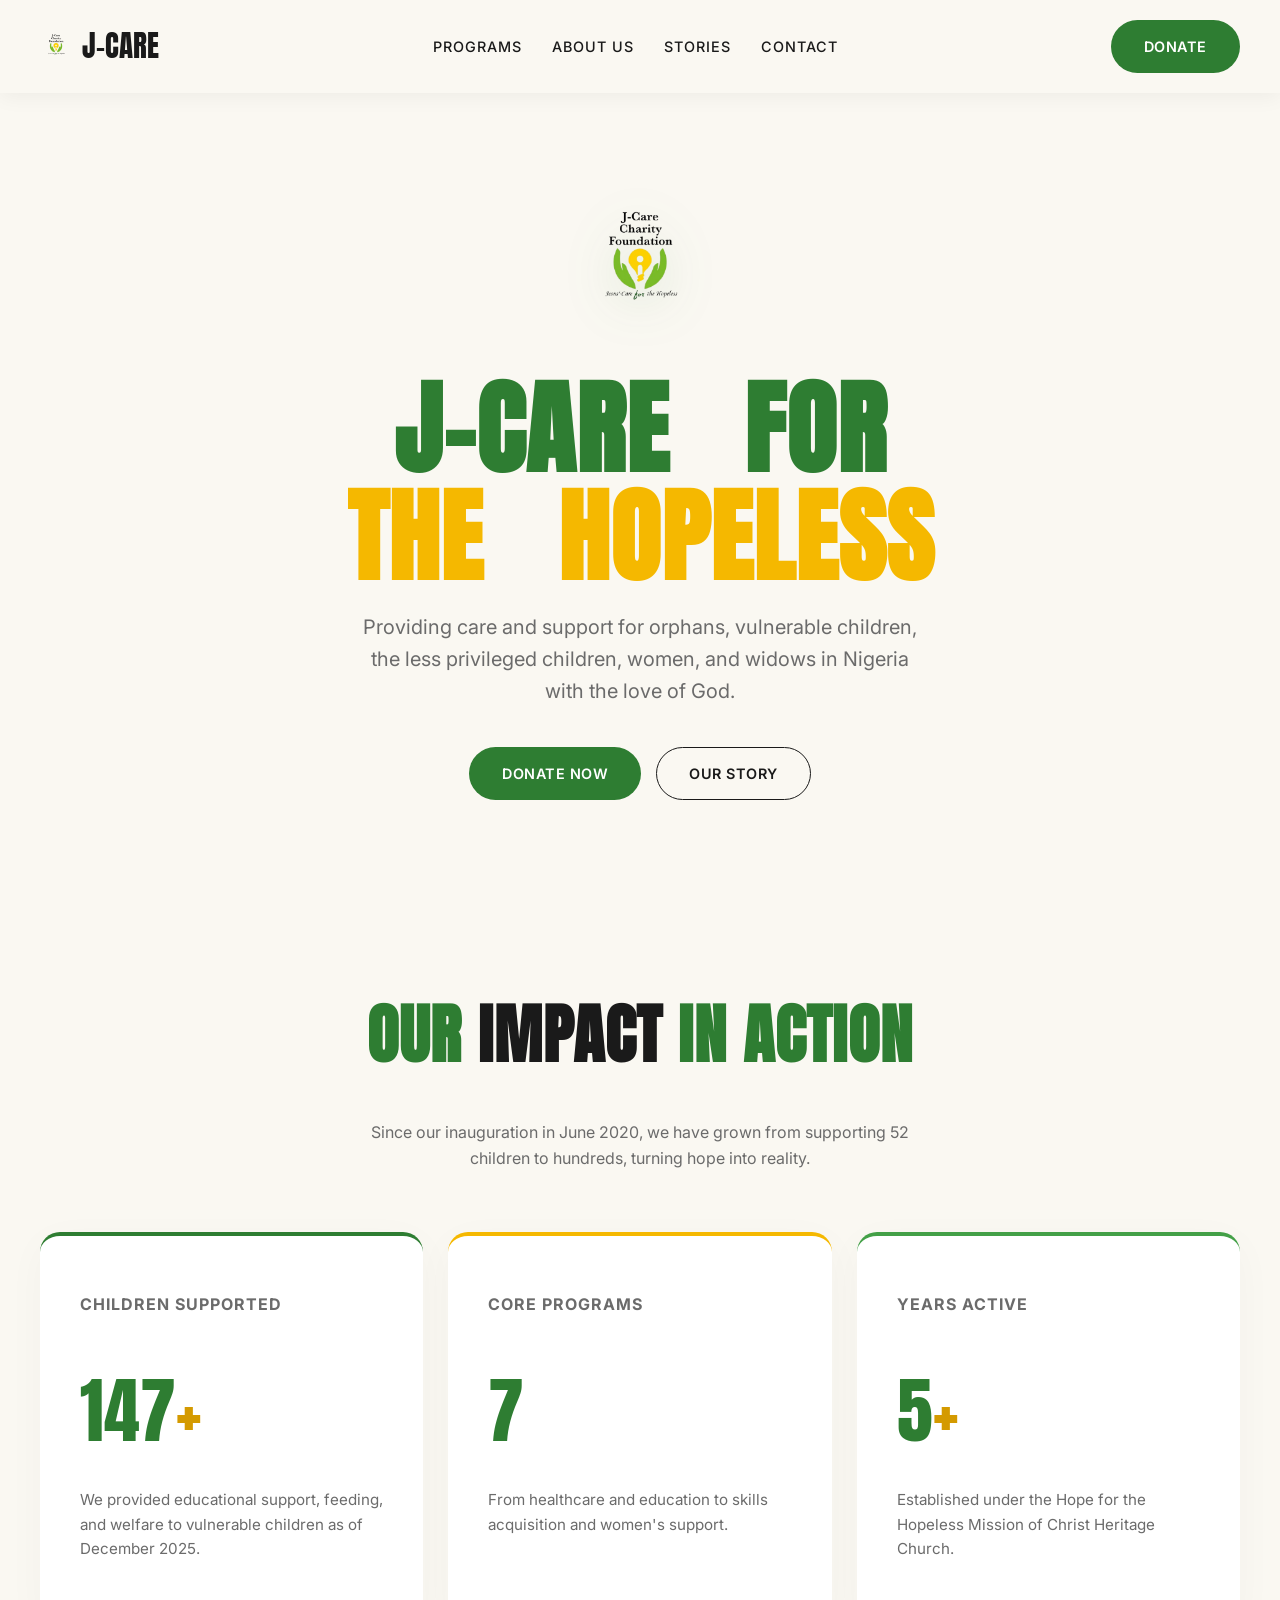
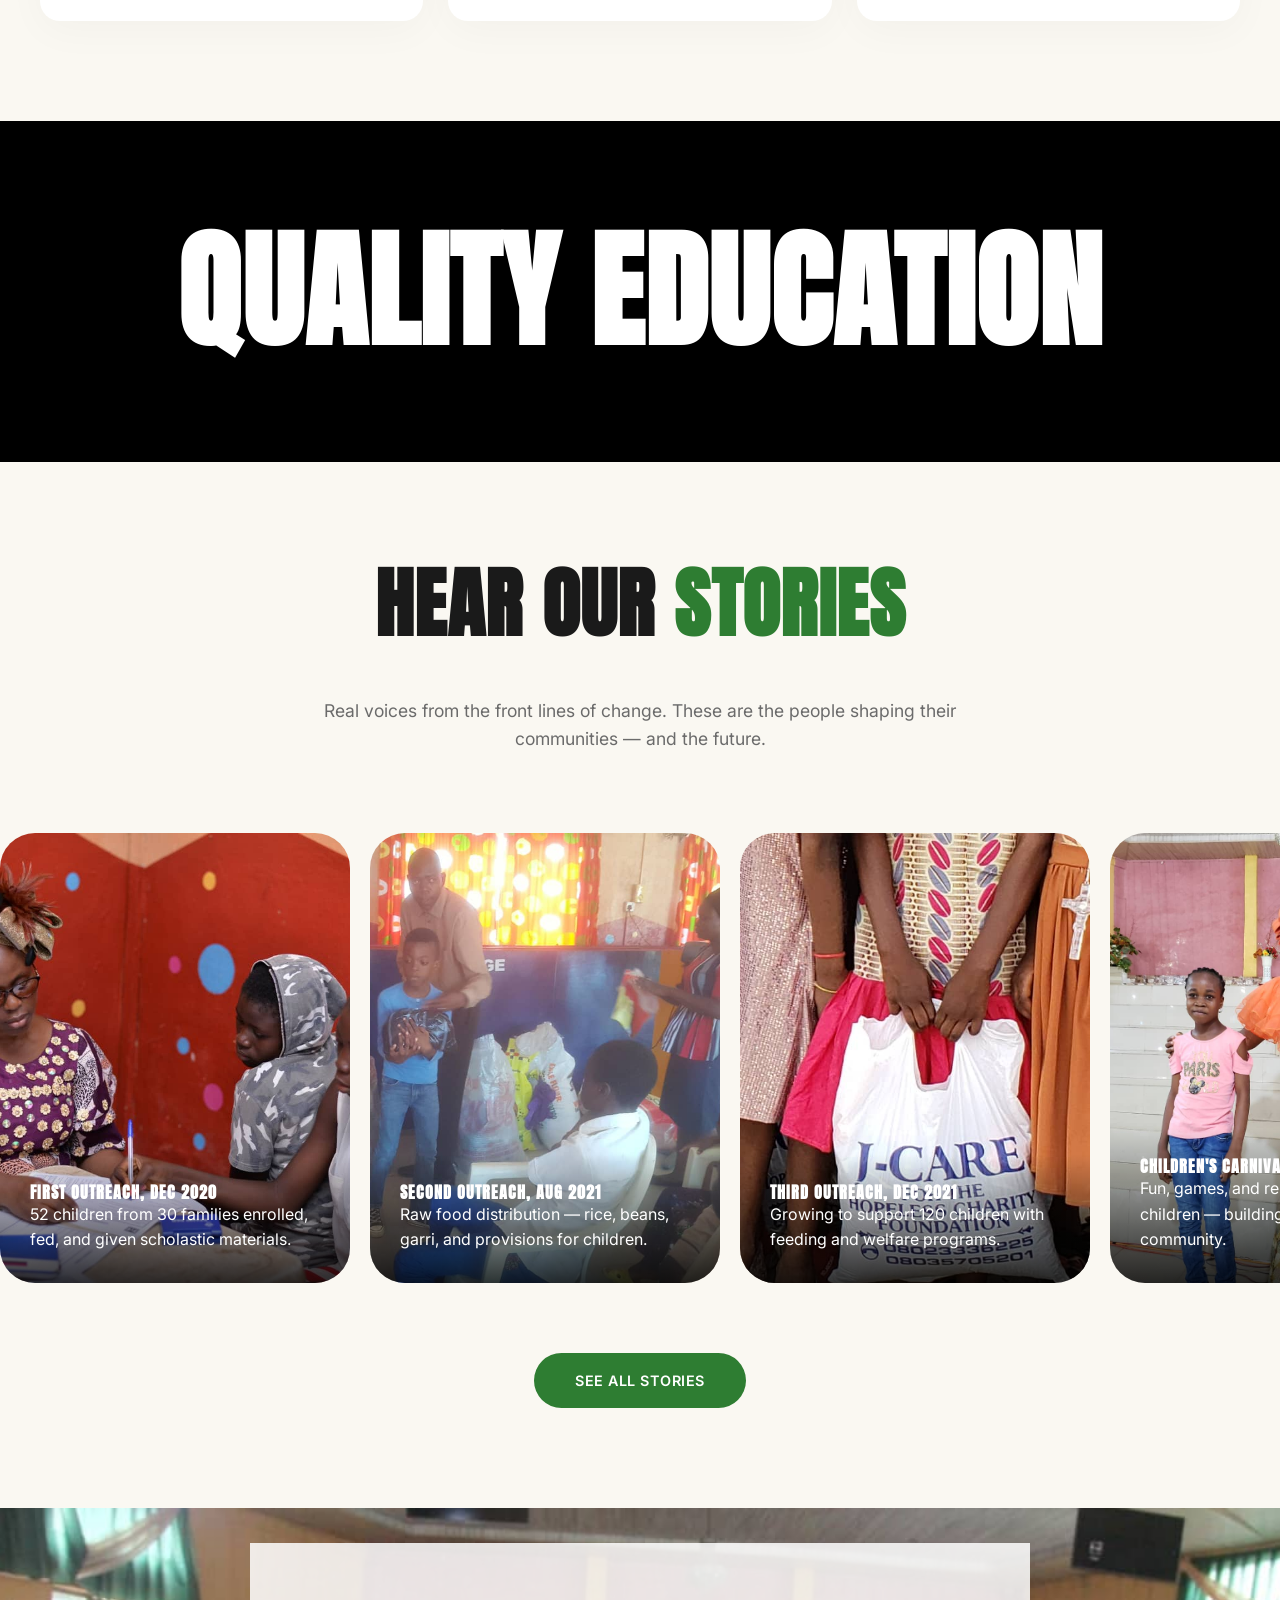
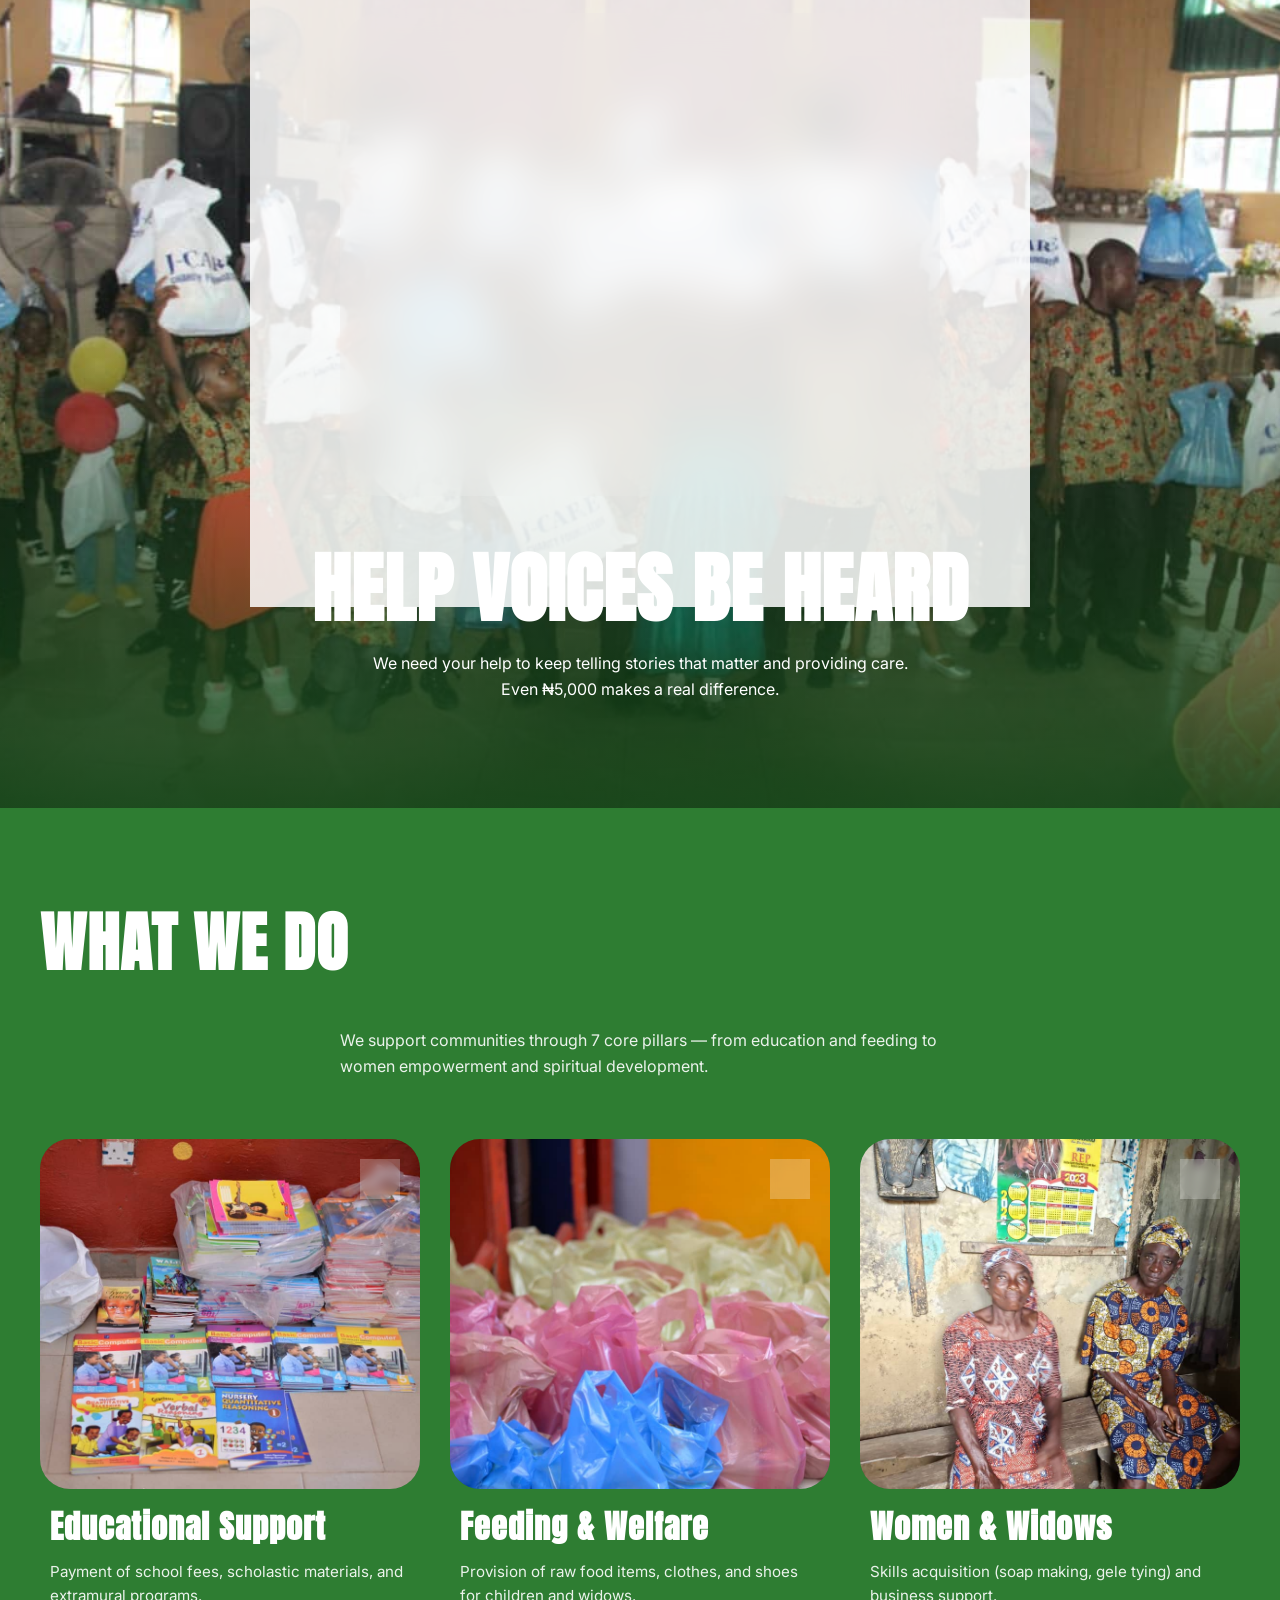
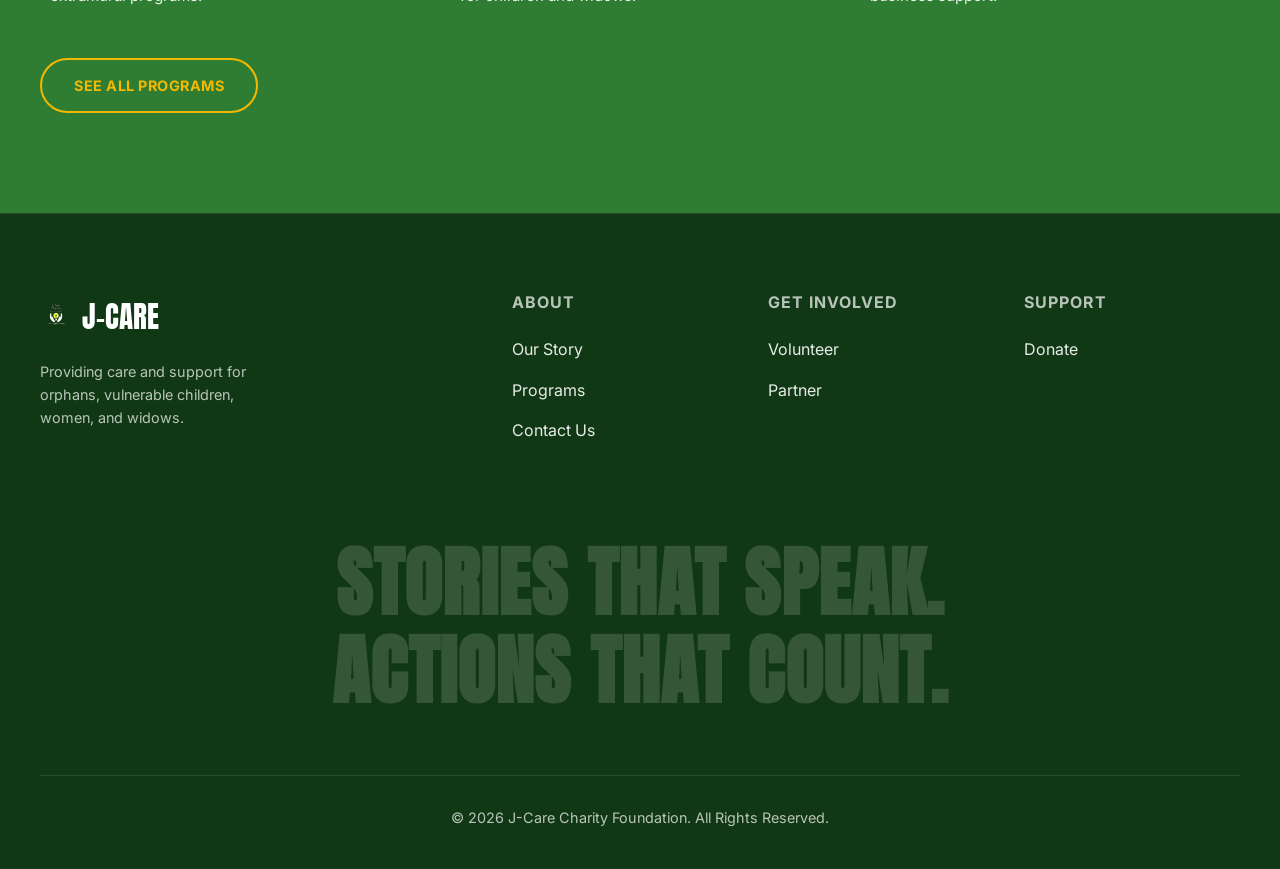
<file: index.html>
<!DOCTYPE html>
<html lang="en">
<head>
  <meta charset="UTF-8">
  <meta name="viewport" content="width=device-width, initial-scale=1.0">
  <title>J-Care Charity Foundation | Hope for the Hopeless</title>
  <meta name="description" content="J-Care for the Hopeless Charity Foundation provides care and support for orphans, vulnerable children, less-privileged children, women, and widows in Nigeria.">
  <link rel="stylesheet" href="css/styles.css">
  <!-- Fallback images from unsplash matching the requested aesthetic -->
</head>
<body>

  <!-- Navbar -->
  <nav class="navbar scrolled">
    <div class="container nav-container">
      <a href="index.html" class="logo">
        <img src="images/logo-removebg-preview.png" alt="J-Care Logo" style="height: 40px; width: auto;">
        J-CARE
      </a>
      <div class="nav-links">
        <a href="programs.html">Programs</a>
        <a href="about.html">About Us</a>
        <a href="impact.html">Stories</a>
        <a href="contact.html">Contact</a>
      </div>
      <div class="nav-right">
        <a href="donate.html" class="btn btn-primary">Donate</a>
      </div>
      <button class="nav-toggle" aria-label="Toggle navigation menu" aria-expanded="false">
        <span class="hamburger-line"></span>
        <span class="hamburger-line"></span>
        <span class="hamburger-line"></span>
      </button>
    </div>
  </nav>

  <!-- Mobile Navigation Drawer -->
  <div class="mobile-drawer" id="mobileDrawer" aria-hidden="true">
    <div class="drawer-header">
      <a href="index.html" class="drawer-logo">
        <img src="images/logo-removebg-preview.png" alt="J-Care Logo" style="height: 36px; width: auto;">
        J-CARE
      </a>
      <button class="drawer-close" aria-label="Close navigation menu">&times;</button>
    </div>
    <div class="drawer-links">
      <a href="index.html" class="active">Home</a>
      <a href="programs.html">Programs</a>
      <a href="about.html">About Us</a>
      <a href="impact.html">Stories</a>
      <a href="get-involved.html">Get Involved</a>
      <a href="contact.html">Contact</a>
    </div>
    <div class="drawer-actions">
      <a href="donate.html" class="btn btn-primary" style="width: 100%; text-align: center;">Donate Now</a>
    </div>
  </div>
  <div class="drawer-backdrop" id="drawerBackdrop"></div>

  <!-- Hero Section -->
  <section class="hero">
    <div class="container">
      <div class="hero-logo-wrapper">
        <img src="images/logo-removebg-preview.png" alt="J-Care Charity Foundation Logo" class="hero-logo">
      </div>
      <h1 class="hero-title">
        <span class="word text-green">
          <span class="char" style="--i:1">J</span><span class="char" style="--i:2">-</span><span class="char" style="--i:3">C</span><span class="char" style="--i:4">A</span><span class="char" style="--i:5">R</span><span class="char" style="--i:6">E</span>
        </span>
        &nbsp;
        <span class="word text-green">
          <span class="char" style="--i:7">F</span><span class="char" style="--i:8">O</span><span class="char" style="--i:9">R</span>
        </span>
        <br>
        <span class="word text-yellow">
          <span class="char" style="--i:10">T</span><span class="char" style="--i:11">H</span><span class="char" style="--i:12">E</span>
        </span>
        &nbsp;
        <span class="word text-yellow">
          <span class="char" style="--i:13">H</span><span class="char" style="--i:14">O</span><span class="char" style="--i:15">P</span><span class="char" style="--i:16">E</span><span class="char" style="--i:17">L</span><span class="char" style="--i:18">E</span><span class="char" style="--i:19">S</span><span class="char" style="--i:20">S</span>
        </span>
      </h1>
      <p class="hero-subtitle">Providing care and support for orphans, vulnerable children, the less privileged children, women, and widows in Nigeria with the love of God.</p>
      <div class="hero-ctas" style="justify-content: center;">
        <a href="donate.html" class="btn btn-primary">Donate Now</a>
        <a href="about.html" class="btn btn-outline">Our Story</a>
      </div>
    </div>
  </section>

  <!-- Impact Section -->
  <section class="impact-section">
    <div class="container">
      <h2 class="section-title text-primary">OUR <span style="color: var(--text-dark);">IMPACT</span> IN ACTION</h2>
      <p style="max-width: 600px; margin: 0 auto 60px; color: var(--text-muted);">Since our inauguration in June 2020, we have grown from supporting 52 children to hundreds, turning hope into reality.</p>
      
      <div class="impact-grid">
        <div class="impact-card">
          <h3>CHILDREN SUPPORTED</h3>
          <div class="impact-number"><span class="counter" data-target="430">0</span>+</div>
          <p>We provided educational support, feeding, and welfare to vulnerable children as of December 2025.</p>
        </div>
        <div class="impact-card">
          <h3>CORE PROGRAMS</h3>
          <div class="impact-number"><span class="counter" data-target="7">0</span></div>
          <p>From healthcare and education to skills acquisition and women's support.</p>
        </div>
        <div class="impact-card">
          <h3>YEARS ACTIVE</h3>
          <div class="impact-number"><span class="counter" data-target="5">0</span>+</div>
          <p>Established under the Hope for the Hopeless Mission of Christ Heritage Church.</p>
        </div>
      </div>
    </div>
  </section>

  <section class="carousel-section">
    <div class="carousel-track">
      <div class="carousel-slide active">
        <h2 class="carousel-text">QUALITY EDUCATION</h2>
      </div>
      <div class="carousel-slide">
        <h2 class="carousel-text">CHILD PROTECTION</h2>
      </div>
      <div class="carousel-slide">
        <h2 class="carousel-text">HOPE FOR ALL</h2>
      </div>
    </div>
  </section>

  <!-- Stories Preview -->
  <section class="stories-section">
    <div class="container" style="margin-bottom: 60px; text-align: center; max-width: 800px;">
      <h2 class="section-title" style="font-size: clamp(3rem, 6vw, 5rem); font-family: var(--font-display); text-transform: uppercase;">HEAR OUR <span class="text-primary">STORIES</span></h2>
      <p style="color: var(--text-muted); font-size: 1.1rem; line-height: 1.6;">Real voices from the front lines of change. These are the people shaping their communities — and the future.</p>
    </div>
       <div class="stories-carousel">
      <div class="marquee-track">
        <!-- Original Set -->
        <div class="story-card">
          <img src="images/First Outreach December 2020/Enrolment of children/IMG-20260731-WA0010.jpg" alt="First Outreach 2020">
          <div class="story-content">
            <h4>First Outreach, Dec 2020</h4>
            <p>52 children from 30 families enrolled, fed, and given scholastic materials.</p>
          </div>
        </div>
        <div class="story-card">
          <img src="images/Second Outreach August 2021/Raw food distribution for children/IMG-20260731-WA0050.jpg" alt="Second Outreach 2021">
          <div class="story-content">
            <h4>Second Outreach, Aug 2021</h4>
            <p>Raw food distribution — rice, beans, garri, and provisions for children.</p>
          </div>
        </div>
        <div class="story-card">
          <img src="images/Third Outreach December 2021/IMG-20260731-WA0063.jpg" alt="Third Outreach 2021">
          <div class="story-content">
            <h4>Third Outreach, Dec 2021</h4>
            <p>Growing to support 120 children with feeding and welfare programs.</p>
          </div>
        </div>
        <div class="story-card">
          <img src="images/Children Carnival/IMG-20260731-WA0147.jpg" alt="Children's Carnival">
          <div class="story-content">
            <h4>Children's Carnival</h4>
            <p>Fun, games, and relaxation for our children — building joy and community.</p>
          </div>
        </div>
        <div class="story-card">
          <img src="images/Home visits/IMG-20260731-WA0137.jpg" alt="Widows Community Visit">
          <div class="story-content">
            <h4>Widows Community</h4>
            <p>Skills acquisition, business support, and prayers for widows.</p>
          </div>
        </div>
        <div class="story-card">
          <img src="images/Encouragement to small businesses/IMG-20260731-WA0129.jpg" alt="Business Support">
          <div class="story-content">
            <h4>Business Support</h4>
            <p>Seed capital and encouragement to help small businesses thrive.</p>
          </div>
        </div>

        <!-- Duplicated Set for Endless Loop -->
        <div class="story-card">
          <img src="images/First Outreach December 2020/Enrolment of children/IMG-20260731-WA0010.jpg" alt="First Outreach 2020">
          <div class="story-content">
            <h4>First Outreach, Dec 2020</h4>
            <p>52 children from 30 families enrolled, fed, and given scholastic materials.</p>
          </div>
        </div>
        <div class="story-card">
          <img src="images/Second Outreach August 2021/Raw food distribution for children/IMG-20260731-WA0050.jpg" alt="Second Outreach 2021">
          <div class="story-content">
            <h4>Second Outreach, Aug 2021</h4>
            <p>Raw food distribution — rice, beans, garri, and provisions for children.</p>
          </div>
        </div>
        <div class="story-card">
          <img src="images/Third Outreach December 2021/IMG-20260731-WA0063.jpg" alt="Third Outreach 2021">
          <div class="story-content">
            <h4>Third Outreach, Dec 2021</h4>
            <p>Growing to support 120 children with feeding and welfare programs.</p>
          </div>
        </div>
        <div class="story-card">
          <img src="images/Children Carnival/IMG-20260731-WA0147.jpg" alt="Children's Carnival">
          <div class="story-content">
            <h4>Children's Carnival</h4>
            <p>Fun, games, and relaxation for our children — building joy and community.</p>
          </div>
        </div>
        <div class="story-card">
          <img src="images/Home visits/widows.jpg" alt="Widows Community Visit">
          <div class="story-content">
            <h4>Widows Community</h4>
            <p>Skills acquisition, business support, and prayers for widows.</p>
          </div>
        </div>
        <div class="story-card">
          <img src="images/Encouragement to small businesses/IMG-20260731-WA0129.jpg" alt="Business Support">
          <div class="story-content">
            <h4>Business Support</h4>
            <p>Seed capital and encouragement to help small businesses thrive.</p>
          </div>
        </div>
      </div>
    </div>
    
    <div style="text-align: center; margin-top: 50px;">
      <a href="impact.html" class="btn btn-primary" style="padding: 15px 40px; border-radius: 40px;">SEE ALL STORIES</a>
    </div>
  </section>

  <!-- Donate Section -->
  <section class="donate-section">
    <div class="donate-overlay"></div>
    <div style="width: 100%; display: flex; flex-direction: column; align-items: center;">
      
      <div class="donate-card">
        <h3>Choose Donate</h3>
        <div class="donate-toggle">
          <button class="active">ONE-TIME</button>
          <button>MONTHLY</button>
        </div>
        <div class="donate-grid">
          <button class="donate-amount">₦5,000</button>
          <button class="donate-amount">₦10,000</button>
          <button class="donate-amount active">₦20,000</button>
          <button class="donate-amount">₦50,000</button>
          <button class="donate-amount">₦100,000</button>
          <button class="donate-amount">₦500,000</button>
        </div>
        <input type="number" class="donate-custom" placeholder="Other Amount (₦)">
        <a href="donate.html" class="btn btn-primary" style="width: 100%;">DONATE NOW</a>
      </div>

      <div class="donate-footer-text">
        <h2>HELP VOICES BE HEARD</h2>
        <p>We need your help to keep telling stories that matter and providing care.<br>Even ₦5,000 makes a real difference.</p>
      </div>

    </div>
  </section>

  <!-- Programs Preview -->
  <section class="programs-section">
    <div class="container text-center">
      <h2 class="section-title">WHAT WE DO</h2>
      <p style="max-width: 600px; margin: 0 auto; opacity: 0.9;">We support communities through 7 core pillars — from education and feeding to women empowerment and spiritual development.</p>
      
      <div class="programs-grid">
        <a href="programs.html" class="program-card">
          <div class="program-img-wrapper">
            <img class="program-img" src="images/First Outreach December 2020/Scholastic material for 52 children/IMG-20260731-WA0026.jpg" alt="Education">
            <div class="program-icon">
              <svg width="20" height="20" viewBox="0 0 24 24" fill="none" stroke="white" stroke-width="2" stroke-linecap="round" stroke-linejoin="round"><path d="M5 12h14M12 5l7 7-7 7"/></svg>
            </div>
          </div>
          <div class="program-content">
            <h3>Educational Support</h3>
            <p>Payment of school fees, scholastic materials, and extramural programs.</p>
          </div>
        </a>
        <a href="programs.html" class="program-card">
          <div class="program-img-wrapper">
            <img class="program-img" src="images/First Outreach December 2020/Food and Drinks for 52 children/IMG-20260731-WA0048.jpg" alt="Feeding">
            <div class="program-icon">
              <svg width="20" height="20" viewBox="0 0 24 24" fill="none" stroke="white" stroke-width="2" stroke-linecap="round" stroke-linejoin="round"><path d="M5 12h14M12 5l7 7-7 7"/></svg>
            </div>
          </div>
          <div class="program-content">
            <h3>Feeding & Welfare</h3>
            <p>Provision of raw food items, clothes, and shoes for children and widows.</p>
          </div>
        </a>
        <a href="programs.html" class="program-card">
          <div class="program-img-wrapper">
            <img class="program-img" src="images/Visit to widows community/IMG-20260731-WA0119.jpg" alt="Women">
            <div class="program-icon">
              <svg width="20" height="20" viewBox="0 0 24 24" fill="none" stroke="white" stroke-width="2" stroke-linecap="round" stroke-linejoin="round"><path d="M5 12h14M12 5l7 7-7 7"/></svg>
            </div>
          </div>
          <div class="program-content">
            <h3>Women & Widows</h3>
            <p>Skills acquisition (soap making, gele tying) and business support.</p>
          </div>
        </a>
      </div>
      
      <div style="margin-top: 50px;">
        <a href="programs.html" class="btn btn-outline">SEE ALL PROGRAMS</a>
      </div>
    </div>
  </section>


  <!-- Footer -->
  <footer class="footer">
    <div class="container">
      <div class="footer-grid">
        <div class="footer-col">
          <a href="index.html" class="logo" style="color: white; margin-bottom: 20px;">
            <img src="images/logo-removebg-preview.png" alt="J-Care Logo" style="height: 40px; width: auto; filter: brightness(10);">
            J-CARE
          </a>
          <p style="opacity: 0.7; font-size: 0.9rem; max-width: 250px;">Providing care and support for orphans, vulnerable children, women, and widows.</p>
        </div>
        <div class="footer-col">
          <h4>ABOUT</h4>
          <ul>
            <li><a href="about.html">Our Story</a></li>
            <li><a href="programs.html">Programs</a></li>
            <li><a href="contact.html">Contact Us</a></li>
          </ul>
        </div>
        <div class="footer-col">
          <h4>GET INVOLVED</h4>
          <ul>
            <li><a href="get-involved.html">Volunteer</a></li>
            <li><a href="get-involved.html">Partner</a></li>
          </ul>
        </div>
        <div class="footer-col">
          <h4>SUPPORT</h4>
          <ul>
            <li><a href="donate.html">Donate</a></li>
          </ul>
        </div>
      </div>
      
      <h2 class="footer-tagline">STORIES THAT SPEAK.<br>ACTIONS THAT COUNT.</h2>
      
      <div class="footer-bottom">
        <p style="opacity: 0.7; font-size: 0.9rem;">&copy; 2026 J-Care Charity Foundation. All Rights Reserved.</p>
      </div>
    </div>
  </footer>

  <script src="js/main.js"></script>
</body>
</html>
</file>
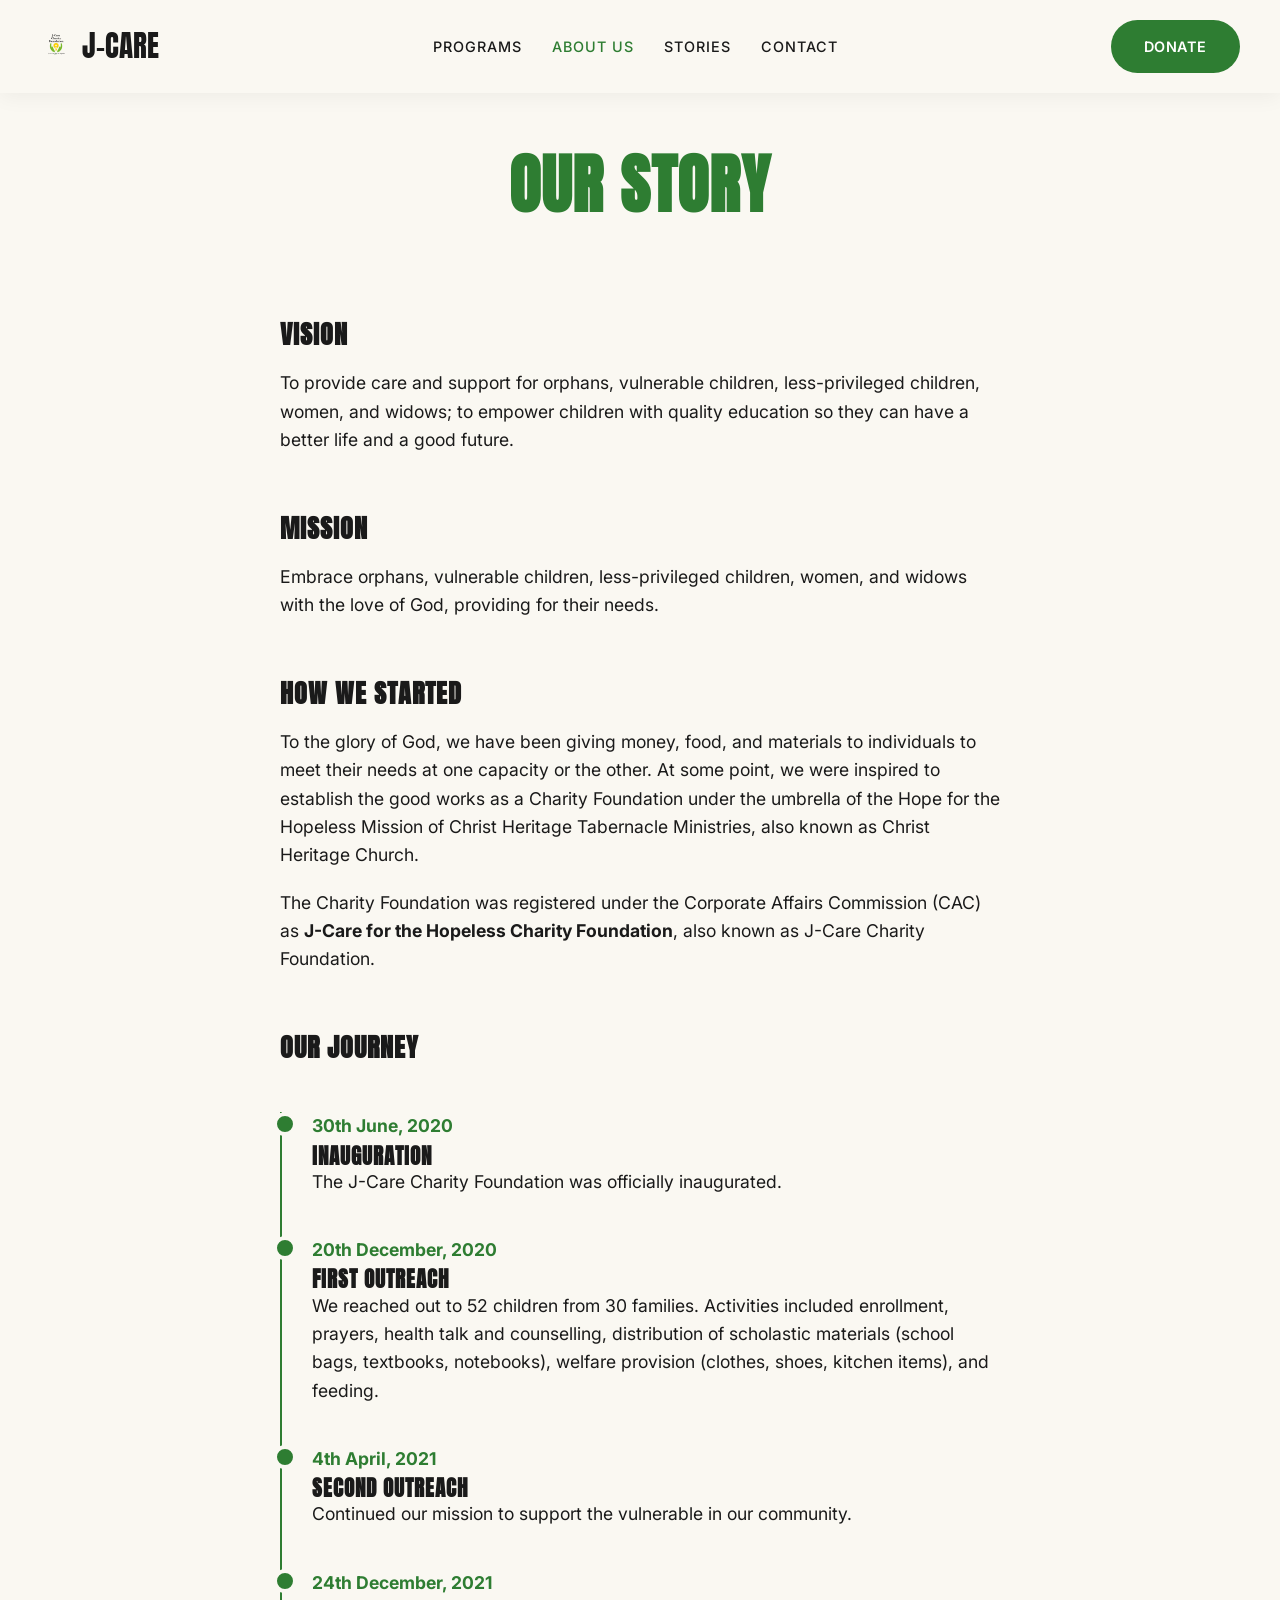
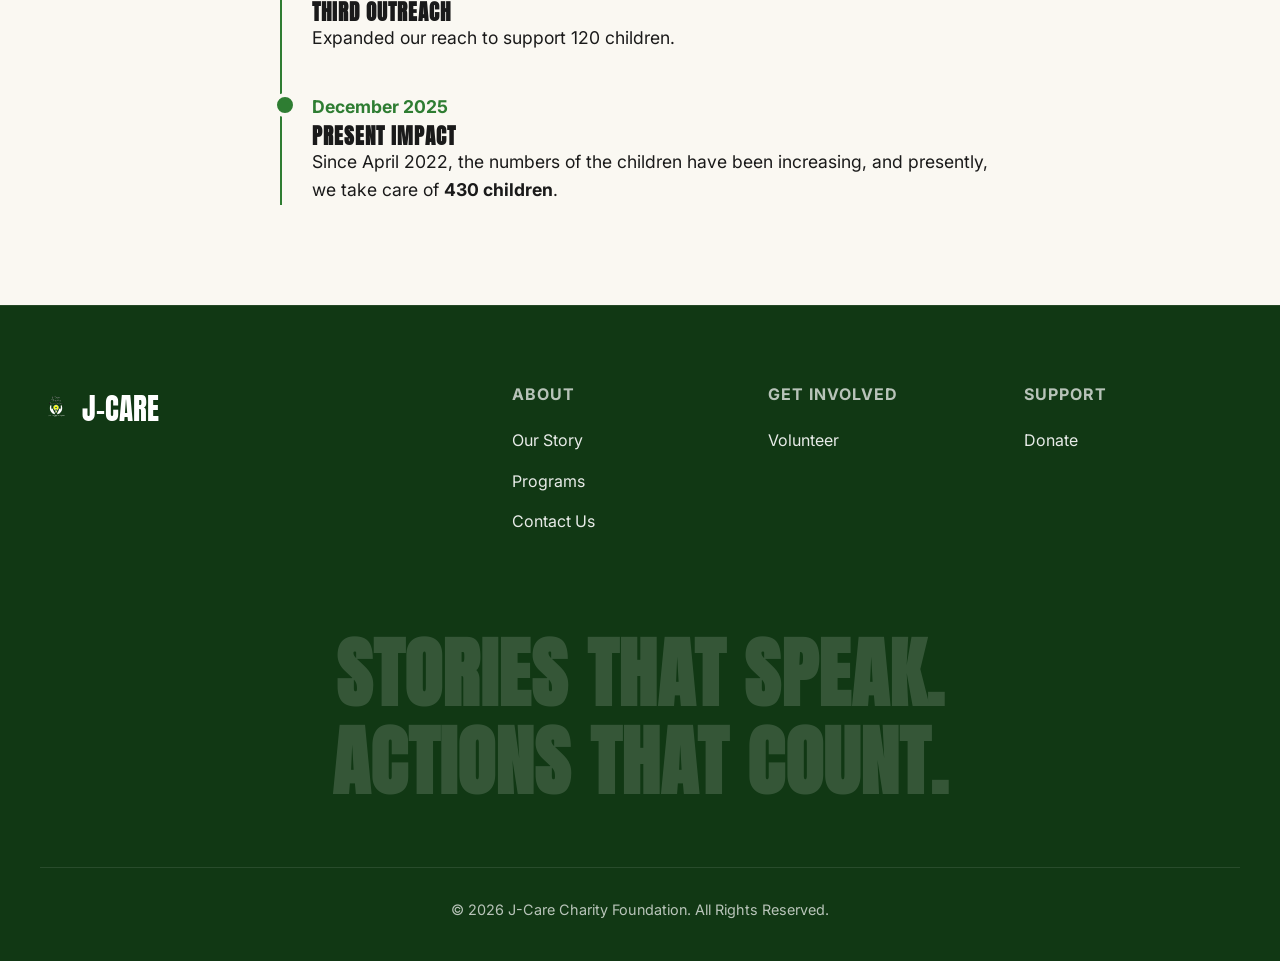
<file: about.html>
<!DOCTYPE html>
<html lang="en">
<head>
  <meta charset="UTF-8">
  <meta name="viewport" content="width=device-width, initial-scale=1.0">
  <title>About Us | J-Care Charity Foundation</title>
  <link rel="stylesheet" href="css/styles.css">
  <style>
    .about-header {
      padding: 150px 0 50px;
      text-align: center;
    }
    .about-content {
      max-width: 800px;
      margin: 0 auto 100px;
      font-size: 1.1rem;
    }
    .timeline {
      margin-top: 50px;
      border-left: 2px solid var(--primary);
      padding-left: 30px;
    }
    .timeline-item {
      margin-bottom: 40px;
      position: relative;
    }
    .timeline-item::before {
      content: '';
      position: absolute;
      left: -39px;
      top: 0;
      width: 16px;
      height: 16px;
      border-radius: 50%;
      background: var(--primary);
      border: 4px solid var(--bg-cream);
    }
    .timeline-date {
      font-weight: bold;
      color: var(--primary);
      margin-bottom: 5px;
    }
    @media (max-width: 768px) {
      .about-header {
        padding: 100px 0 30px;
      }
      .about-content {
        margin-bottom: 60px;
        font-size: 1rem;
      }
      .timeline {
        padding-left: 20px;
      }
      .timeline-item::before {
        left: -29px;
      }
    }
  </style>
</head>
<body>

  <!-- Navbar -->
  <nav class="navbar scrolled" style="background: var(--bg-cream);">
    <div class="container nav-container">
      <a href="index.html" class="logo">
        <img src="images/logo-removebg-preview.png" alt="J-Care Logo" style="height: 40px; width: auto;">
        J-CARE
      </a>
      <div class="nav-links">
        <a href="programs.html">Programs</a>
        <a href="about.html" style="color: var(--primary);">About Us</a>
        <a href="impact.html">Stories</a>
        <a href="contact.html">Contact</a>
      </div>
      <div class="nav-right">
        <a href="donate.html" class="btn btn-primary">Donate</a>
      </div>
      <button class="nav-toggle" aria-label="Toggle navigation menu" aria-expanded="false">
        <span class="hamburger-line"></span>
        <span class="hamburger-line"></span>
        <span class="hamburger-line"></span>
      </button>
    </div>
  </nav>

  <!-- Mobile Navigation Drawer -->
  <div class="mobile-drawer" id="mobileDrawer" aria-hidden="true">
    <div class="drawer-header">
      <a href="index.html" class="drawer-logo">
        <img src="images/logo-removebg-preview.png" alt="J-Care Logo" style="height: 36px; width: auto;">
        J-CARE
      </a>
      <button class="drawer-close" aria-label="Close navigation menu">&times;</button>
    </div>
    <div class="drawer-links">
      <a href="index.html">Home</a>
      <a href="programs.html">Programs</a>
      <a href="about.html" class="active">About Us</a>
      <a href="impact.html">Stories</a>
      <a href="get-involved.html">Get Involved</a>
      <a href="contact.html">Contact</a>
    </div>
    <div class="drawer-actions">
      <a href="donate.html" class="btn btn-primary" style="width: 100%; text-align: center;">Donate Now</a>
    </div>
  </div>
  <div class="drawer-backdrop" id="drawerBackdrop"></div>

  <header class="about-header container">
    <h1 class="section-title text-primary">OUR STORY</h1>
  </header>

  <section class="container about-content">
    <div style="margin-bottom: 60px;">
      <h2 style="margin-bottom: 20px;">Vision</h2>
      <p>To provide care and support for orphans, vulnerable children, less-privileged children, women, and widows; to empower children with quality education so they can have a better life and a good future.</p>
    </div>

    <div style="margin-bottom: 60px;">
      <h2 style="margin-bottom: 20px;">Mission</h2>
      <p>Embrace orphans, vulnerable children, less-privileged children, women, and widows with the love of God, providing for their needs.</p>
    </div>

    <div style="margin-bottom: 60px;">
      <h2 style="margin-bottom: 20px;">How We Started</h2>
      <p>To the glory of God, we have been giving money, food, and materials to individuals to meet their needs at one capacity or the other. At some point, we were inspired to establish the good works as a Charity Foundation under the umbrella of the Hope for the Hopeless Mission of Christ Heritage Tabernacle Ministries, also known as Christ Heritage Church.</p>
      
      <p style="margin-top: 20px;">The Charity Foundation was registered under the Corporate Affairs Commission (CAC) as <strong>J-Care for the Hopeless Charity Foundation</strong>, also known as J-Care Charity Foundation.</p>
    </div>

    <div>
      <h2 style="margin-bottom: 30px;">Our Journey</h2>
      <div class="timeline">
        <div class="timeline-item">
          <div class="timeline-date">30th June, 2020</div>
          <h3>Inauguration</h3>
          <p>The J-Care Charity Foundation was officially inaugurated.</p>
        </div>
        <div class="timeline-item">
          <div class="timeline-date">20th December, 2020</div>
          <h3>First Outreach</h3>
          <p>We reached out to 52 children from 30 families. Activities included enrollment, prayers, health talk and counselling, distribution of scholastic materials (school bags, textbooks, notebooks), welfare provision (clothes, shoes, kitchen items), and feeding.</p>
        </div>
        <div class="timeline-item">
          <div class="timeline-date">4th April, 2021</div>
          <h3>Second Outreach</h3>
          <p>Continued our mission to support the vulnerable in our community.</p>
        </div>
        <div class="timeline-item">
          <div class="timeline-date">24th December, 2021</div>
          <h3>Third Outreach</h3>
          <p>Expanded our reach to support 120 children.</p>
        </div>
        <div class="timeline-item">
          <div class="timeline-date">December 2025</div>
          <h3>Present Impact</h3>
          <p>Since April 2022, the numbers of the children have been increasing, and presently, we take care of <strong>430 children</strong>.</p>
        </div>
      </div>
    </div>
  </section>

  <!-- Footer -->
  <footer class="footer">
    <div class="container">
      <div class="footer-grid">
        <div class="footer-col">
          <a href="index.html" class="logo" style="color: white; margin-bottom: 20px;">
            <img src="images/logo-removebg-preview.png" alt="J-Care Logo" style="height: 40px; width: auto; filter: brightness(10);">
            J-CARE
          </a>
        </div>
        <div class="footer-col">
          <h4>ABOUT</h4>
          <ul>
            <li><a href="about.html">Our Story</a></li>
            <li><a href="programs.html">Programs</a></li>
            <li><a href="contact.html">Contact Us</a></li>
          </ul>
        </div>
        <div class="footer-col">
          <h4>GET INVOLVED</h4>
          <ul>
            <li><a href="get-involved.html">Volunteer</a></li>
          </ul>
        </div>
        <div class="footer-col">
          <h4>SUPPORT</h4>
          <ul>
            <li><a href="donate.html">Donate</a></li>
          </ul>
        </div>
      </div>
      <h2 class="footer-tagline">STORIES THAT SPEAK.<br>ACTIONS THAT COUNT.</h2>
      <div class="footer-bottom">
        <p style="opacity: 0.7; font-size: 0.9rem;">&copy; 2026 J-Care Charity Foundation. All Rights Reserved.</p>
      </div>
    </div>
  </footer>

  <script src="js/main.js"></script>
</body>
</html>
</file>
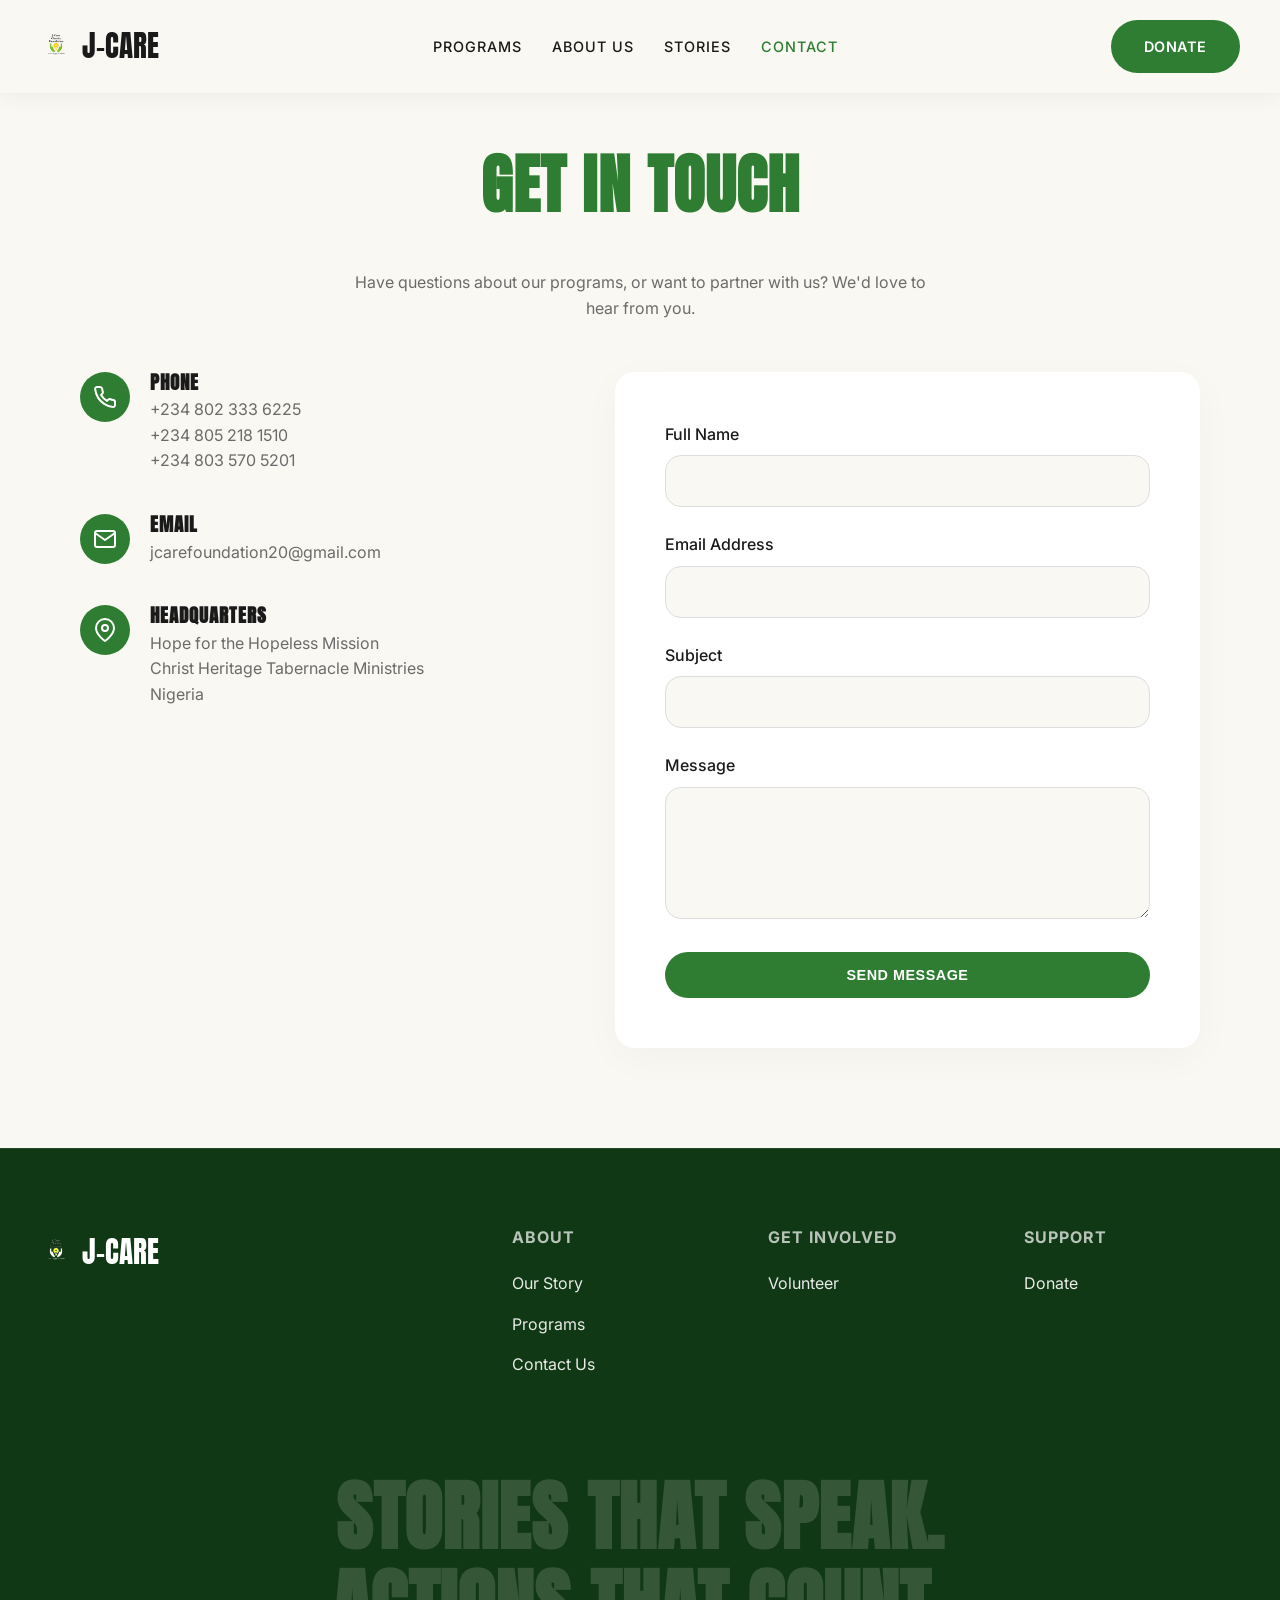
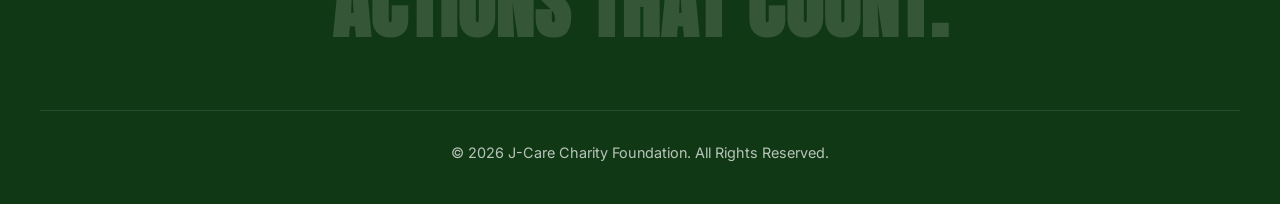
<file: contact.html>
<!DOCTYPE html>
<html lang="en">
<head>
  <meta charset="UTF-8">
  <meta name="viewport" content="width=device-width, initial-scale=1.0">
  <title>Contact Us | J-Care Charity Foundation</title>
  <link rel="stylesheet" href="css/styles.css">
  <style>
    .contact-header {
      padding: 150px 0 50px;
      text-align: center;
      background: var(--bg-cream);
    }
    .contact-container {
      display: flex;
      gap: 50px;
      max-width: 1200px;
      margin: 0 auto 100px;
    }
    .contact-info {
      flex: 1;
    }
    .contact-form-wrapper {
      flex: 1;
      background: var(--bg-white);
      padding: 50px;
      border-radius: var(--border-radius-card);
      box-shadow: 0 10px 40px rgba(0,0,0,0.03);
    }
    .contact-detail {
      display: flex;
      align-items: flex-start;
      gap: 20px;
      margin-bottom: 40px;
    }
    .contact-icon {
      width: 50px;
      height: 50px;
      background: var(--primary);
      color: white;
      border-radius: 50%;
      display: flex;
      align-items: center;
      justify-content: center;
      flex-shrink: 0;
    }
    .form-group {
      margin-bottom: 25px;
    }
    .form-group label {
      display: block;
      margin-bottom: 8px;
      font-weight: 500;
    }
    .form-control {
      width: 100%;
      padding: 15px;
      border: 1px solid #ddd;
      border-radius: var(--border-radius-input);
      font-size: 1rem;
      font-family: var(--font-body);
      background: var(--bg-cream);
    }
    .form-control:focus {
      outline: none;
      border-color: var(--primary);
    }
    @media (max-width: 900px) {
      .contact-header {
        padding: 110px 0 30px;
      }
      .contact-container {
        flex-direction: column;
        gap: 35px;
        margin-bottom: 60px;
      }
      .contact-form-wrapper {
        padding: 28px 20px;
      }
    }
  </style>
</head>
<body style="background: var(--bg-cream);">

  <!-- Navbar -->
  <nav class="navbar scrolled" style="background: var(--bg-cream);">
    <div class="container nav-container">
      <a href="index.html" class="logo">
        <img src="images/logo-removebg-preview.png" alt="J-Care Logo" style="height: 40px; width: auto;">
        J-CARE
      </a>
      <div class="nav-links">
        <a href="programs.html">Programs</a>
        <a href="about.html">About Us</a>
        <a href="impact.html">Stories</a>
        <a href="contact.html" style="color: var(--primary);">Contact</a>
      </div>
      <div class="nav-right">
        <a href="donate.html" class="btn btn-primary">Donate</a>
      </div>
      <button class="nav-toggle" aria-label="Toggle navigation menu" aria-expanded="false">
        <span class="hamburger-line"></span>
        <span class="hamburger-line"></span>
        <span class="hamburger-line"></span>
      </button>
    </div>
  </nav>

  <!-- Mobile Navigation Drawer -->
  <div class="mobile-drawer" id="mobileDrawer" aria-hidden="true">
    <div class="drawer-header">
      <a href="index.html" class="drawer-logo">
        <img src="images/logo-removebg-preview.png" alt="J-Care Logo" style="height: 36px; width: auto;">
        J-CARE
      </a>
      <button class="drawer-close" aria-label="Close navigation menu">&times;</button>
    </div>
    <div class="drawer-links">
      <a href="index.html">Home</a>
      <a href="programs.html">Programs</a>
      <a href="about.html">About Us</a>
      <a href="impact.html">Stories</a>
      <a href="get-involved.html">Get Involved</a>
      <a href="contact.html" class="active">Contact</a>
    </div>
    <div class="drawer-actions">
      <a href="donate.html" class="btn btn-primary" style="width: 100%; text-align: center;">Donate Now</a>
    </div>
  </div>
  <div class="drawer-backdrop" id="drawerBackdrop"></div>

  <header class="contact-header container">
    <h1 class="section-title text-primary">GET IN TOUCH</h1>
    <p style="max-width: 600px; margin: 0 auto; color: var(--text-muted);">Have questions about our programs, or want to partner with us? We'd love to hear from you.</p>
  </header>

  <section class="container contact-container">
    
    <div class="contact-info">
      
      <div class="contact-detail">
        <div class="contact-icon">
          <svg width="24" height="24" viewBox="0 0 24 24" fill="none" stroke="currentColor" stroke-width="2" stroke-linecap="round" stroke-linejoin="round"><path d="M22 16.92v3a2 2 0 0 1-2.18 2 19.79 19.79 0 0 1-8.63-3.07 19.5 19.5 0 0 1-6-6 19.79 19.79 0 0 1-3.07-8.67A2 2 0 0 1 4.11 2h3a2 2 0 0 1 2 1.72 12.84 12.84 0 0 0 .7 2.81 2 2 0 0 1-.45 2.11L8.09 9.91a16 16 0 0 0 6 6l1.27-1.27a2 2 0 0 1 2.11-.45 12.84 12.84 0 0 0 2.81.7A2 2 0 0 1 22 16.92z"/></svg>
        </div>
        <div>
          <h3 style="margin-bottom: 5px;">Phone</h3>
          <p style="color: var(--text-muted);">+234 802 333 6225</p>
          <p style="color: var(--text-muted);">+234 805 218 1510</p>
          <p style="color: var(--text-muted);">+234 803 570 5201</p>
        </div>
      </div>

      <div class="contact-detail">
        <div class="contact-icon">
          <svg width="24" height="24" viewBox="0 0 24 24" fill="none" stroke="currentColor" stroke-width="2" stroke-linecap="round" stroke-linejoin="round"><path d="M4 4h16c1.1 0 2 .9 2 2v12c0 1.1-.9 2-2 2H4c-1.1 0-2-.9-2-2V6c0-1.1.9-2 2-2z"/><polyline points="22,6 12,13 2,6"/></svg>
        </div>
        <div>
          <h3 style="margin-bottom: 5px;">Email</h3>
          <p style="color: var(--text-muted);">jcarefoundation20@gmail.com</p>
        </div>
      </div>

      <div class="contact-detail">
        <div class="contact-icon">
          <svg width="24" height="24" viewBox="0 0 24 24" fill="none" stroke="currentColor" stroke-width="2" stroke-linecap="round" stroke-linejoin="round"><path d="M21 10c0 7-9 13-9 13s-9-6-9-13a9 9 0 0 1 18 0z"/><circle cx="12" cy="10" r="3"/></svg>
        </div>
        <div>
          <h3 style="margin-bottom: 5px;">Headquarters</h3>
          <p style="color: var(--text-muted);">Hope for the Hopeless Mission<br>Christ Heritage Tabernacle Ministries<br>Nigeria</p>
        </div>
      </div>

    </div>

    <div class="contact-form-wrapper">
      <form>
        <div class="form-group">
          <label for="name">Full Name</label>
          <input type="text" id="name" class="form-control" required>
        </div>
        <div class="form-group">
          <label for="email">Email Address</label>
          <input type="email" id="email" class="form-control" required>
        </div>
        <div class="form-group">
          <label for="subject">Subject</label>
          <input type="text" id="subject" class="form-control" required>
        </div>
        <div class="form-group">
          <label for="message">Message</label>
          <textarea id="message" rows="5" class="form-control" required></textarea>
        </div>
        <button type="submit" class="btn btn-primary" style="width: 100%;">SEND MESSAGE</button>
      </form>
    </div>

  </section>

  <!-- Footer -->
  <footer class="footer">
    <div class="container">
      <div class="footer-grid">
        <div class="footer-col">
          <a href="index.html" class="logo" style="color: white; margin-bottom: 20px;">
            <img src="images/logo-removebg-preview.png" alt="J-Care Logo" style="height: 40px; width: auto; filter: brightness(10);">
            J-CARE
          </a>
        </div>
        <div class="footer-col">
          <h4>ABOUT</h4>
          <ul>
            <li><a href="about.html">Our Story</a></li>
            <li><a href="programs.html">Programs</a></li>
            <li><a href="contact.html">Contact Us</a></li>
          </ul>
        </div>
        <div class="footer-col">
          <h4>GET INVOLVED</h4>
          <ul>
            <li><a href="get-involved.html">Volunteer</a></li>
          </ul>
        </div>
        <div class="footer-col">
          <h4>SUPPORT</h4>
          <ul>
            <li><a href="donate.html">Donate</a></li>
          </ul>
        </div>
      </div>
      <h2 class="footer-tagline">STORIES THAT SPEAK.<br>ACTIONS THAT COUNT.</h2>
      <div class="footer-bottom">
        <p style="opacity: 0.7; font-size: 0.9rem;">&copy; 2026 J-Care Charity Foundation. All Rights Reserved.</p>
      </div>
    </div>
  </footer>

  <script src="js/main.js"></script>
</body>
</html>
</file>
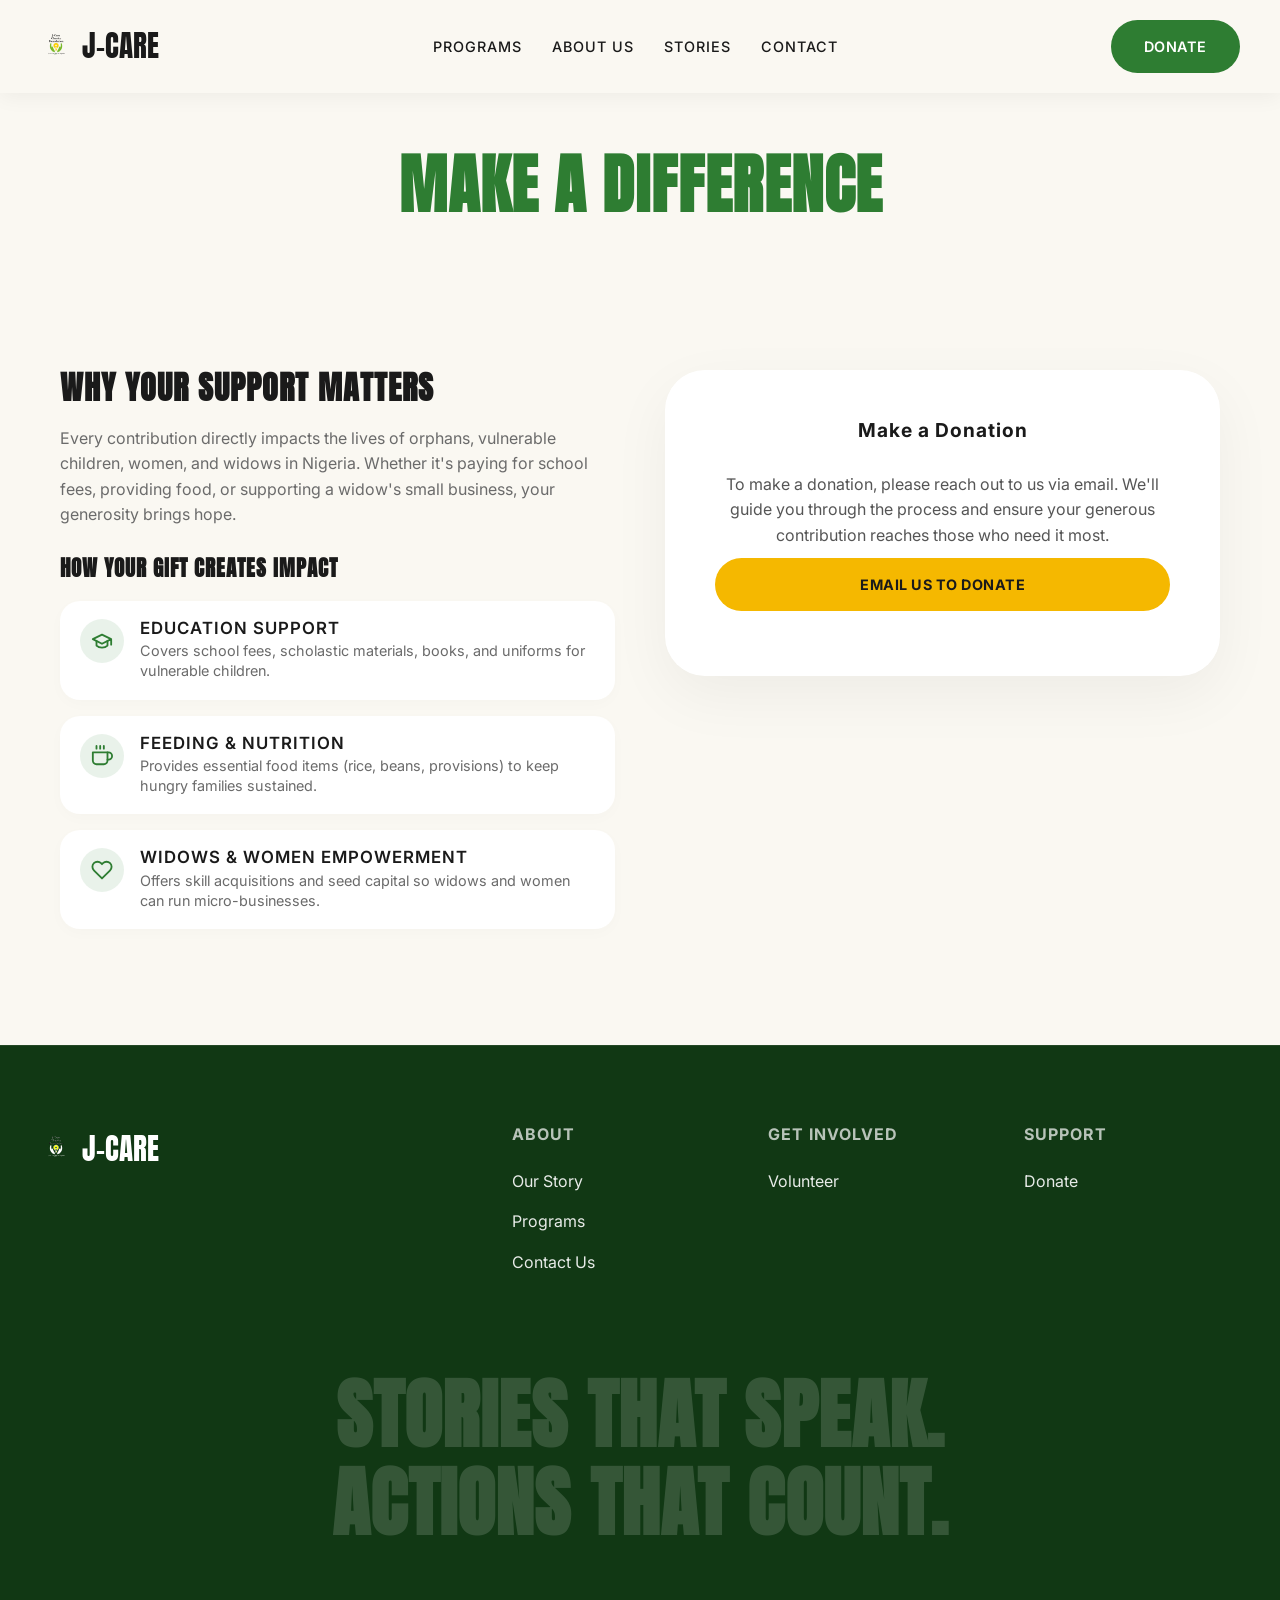
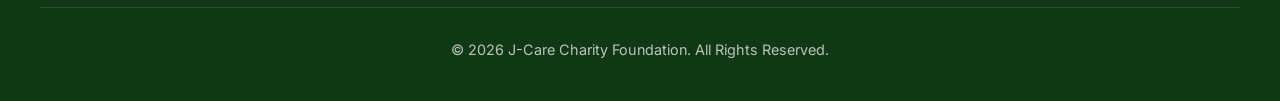
<file: donate.html>
<!DOCTYPE html>
<html lang="en">
<head>
  <meta charset="UTF-8">
  <meta name="viewport" content="width=device-width, initial-scale=1.0">
  <title>Donate | J-Care Charity Foundation</title>
  <link rel="stylesheet" href="css/styles.css">
  <style>
    /* Reuse the donate section styles from index, but adjust for a dedicated page */
    .donate-page-header {
      padding: 150px 0 50px;
      text-align: center;
      background: var(--bg-cream);
    }
    .donate-container {
      display: flex;
      gap: 50px;
      max-width: 1200px;
      margin: 0 auto;
      padding: 50px 20px 100px;
    }
    .donate-info {
      flex: 1;
    }
    .donate-form-wrapper {
      flex: 1;
    }
    .donate-card {
      position: relative;
      background: var(--bg-white);
      padding: 50px;
      border-radius: 40px;
      box-shadow: 0 20px 60px rgba(0,0,0,0.05);
      text-align: center;
      width: 100%;
    }
    .impact-point-card {
      display: flex;
      align-items: flex-start;
      gap: 16px;
      background: var(--bg-white);
      padding: 18px 20px;
      border-radius: var(--border-radius-card);
      margin-bottom: 16px;
      box-shadow: 0 4px 15px rgba(0,0,0,0.02);
    }
    .impact-point-icon {
      width: 44px;
      height: 44px;
      background: rgba(46, 125, 50, 0.1);
      color: var(--primary);
      border-radius: 50%;
      display: flex;
      align-items: center;
      justify-content: center;
      flex-shrink: 0;
    }
    .impact-point-card h4 {
      font-size: 1.05rem;
      margin-bottom: 4px;
      font-family: var(--font-body);
      font-weight: 600;
    }
    .impact-point-card p {
      font-size: 0.9rem;
      color: var(--text-muted);
      line-height: 1.4;
    }
    @media (max-width: 900px) {
      .donate-page-header {
        padding: 110px 0 30px;
      }
      .donate-container {
        flex-direction: column;
        padding: 30px 15px 60px;
        gap: 35px;
      }
      .donate-card {
        padding: 30px 20px;
        border-radius: 28px;
      }
    }
    @media (max-width: 520px) {
      .donate-card {
        padding: 24px 16px;
      }
      .donate-grid {
        grid-template-columns: repeat(2, 1fr);
      }
    }
  </style>
</head>
<body style="background: var(--bg-cream);">

  <!-- Navbar -->
  <nav class="navbar scrolled" style="background: var(--bg-cream);">
    <div class="container nav-container">
      <a href="index.html" class="logo">
        <img src="images/logo-removebg-preview.png" alt="J-Care Logo" style="height: 40px; width: auto;">
        J-CARE
      </a>
      <div class="nav-links">
        <a href="programs.html">Programs</a>
        <a href="about.html">About Us</a>
        <a href="impact.html">Stories</a>
        <a href="contact.html">Contact</a>
      </div>
      <div class="nav-right">
        <a href="donate.html" class="btn btn-primary">Donate</a>
      </div>
      <button class="nav-toggle" aria-label="Toggle navigation menu" aria-expanded="false">
        <span class="hamburger-line"></span>
        <span class="hamburger-line"></span>
        <span class="hamburger-line"></span>
      </button>
    </div>
  </nav>

  <!-- Mobile Navigation Drawer -->
  <div class="mobile-drawer" id="mobileDrawer" aria-hidden="true">
    <div class="drawer-header">
      <a href="index.html" class="drawer-logo">
        <img src="images/logo-removebg-preview.png" alt="J-Care Logo" style="height: 36px; width: auto;">
        J-CARE
      </a>
      <button class="drawer-close" aria-label="Close navigation menu">&times;</button>
    </div>
    <div class="drawer-links">
      <a href="index.html">Home</a>
      <a href="programs.html">Programs</a>
      <a href="about.html">About Us</a>
      <a href="impact.html">Stories</a>
      <a href="get-involved.html">Get Involved</a>
      <a href="contact.html">Contact</a>
    </div>
    <div class="drawer-actions">
      <a href="donate.html" class="btn btn-primary" style="width: 100%; text-align: center;">Donate Now</a>
    </div>
  </div>
  <div class="drawer-backdrop" id="drawerBackdrop"></div>

  <header class="donate-page-header container">
    <h1 class="section-title text-primary">MAKE A DIFFERENCE</h1>
  </header>

  <section class="donate-container">
    
    <div class="donate-info">
      <h2 style="font-size: 2rem; margin-bottom: 20px;">Why Your Support Matters</h2>
      <p style="color: var(--text-muted); margin-bottom: 30px;">Every contribution directly impacts the lives of orphans, vulnerable children, women, and widows in Nigeria. Whether it's paying for school fees, providing food, or supporting a widow's small business, your generosity brings hope.</p>
      
      <h3 style="font-size: 1.3rem; margin-bottom: 20px;">How Your Gift Creates Impact</h3>

      <div class="impact-point-card">
        <div class="impact-point-icon">
          <svg width="22" height="22" viewBox="0 0 24 24" fill="none" stroke="currentColor" stroke-width="2" stroke-linecap="round" stroke-linejoin="round"><path d="M22 10v6M2 10l10-5 10 5-10 5z"/><path d="M6 12v5c3 3 9 3 12 0v-5"/></svg>
        </div>
        <div>
          <h4>Education Support</h4>
          <p>Covers school fees, scholastic materials, books, and uniforms for vulnerable children.</p>
        </div>
      </div>

      <div class="impact-point-card">
        <div class="impact-point-icon">
          <svg width="22" height="22" viewBox="0 0 24 24" fill="none" stroke="currentColor" stroke-width="2" stroke-linecap="round" stroke-linejoin="round"><path d="M18 8h1a4 4 0 0 1 0 8h-1"/><path d="M2 8h16v9a4 4 0 0 1-4 4H6a4 4 0 0 1-4-4V8z"/><line x1="6" y1="1" x2="6" y2="4"/><line x1="10" y1="1" x2="10" y2="4"/><line x1="14" y1="1" x2="14" y2="4"/></svg>
        </div>
        <div>
          <h4>Feeding & Nutrition</h4>
          <p>Provides essential food items (rice, beans, provisions) to keep hungry families sustained.</p>
        </div>
      </div>

      <div class="impact-point-card">
        <div class="impact-point-icon">
          <svg width="22" height="22" viewBox="0 0 24 24" fill="none" stroke="currentColor" stroke-width="2" stroke-linecap="round" stroke-linejoin="round"><path d="M20.84 4.61a5.5 5.5 0 0 0-7.78 0L12 5.67l-1.06-1.06a5.5 5.5 0 0 0-7.78 7.78l1.06 1.06L12 21.23l7.78-7.78 1.06-1.06a5.5 5.5 0 0 0 0-7.78z"/></svg>
        </div>
        <div>
          <h4>Widows & Women Empowerment</h4>
          <p>Offers skill acquisitions and seed capital so widows and women can run micro-businesses.</p>
        </div>
      </div>
    </div>

    <div class="donate-form-wrapper">
      <div class="donate-card" style="text-align: center;">
        <h3>Make a Donation</h3>
        <p style="margin-bottom: 10px; color: #555; font-size: 1rem; line-height: 1.6;">
          To make a donation, please reach out to us via email. We'll guide you through the process and ensure your generous contribution reaches those who need it most.
        </p>
        <a href="mailto:jcarefoundation20@gmail.com?subject=Donation%20Inquiry" class="btn btn-primary" style="width: 100%; display: inline-block; text-decoration: none; margin-bottom: 15px;">
          EMAIL US TO DONATE
        </a>
       
      </div>
    </div>

  </section>

  <!-- Footer -->
  <footer class="footer">
    <div class="container">
      <div class="footer-grid">
        <div class="footer-col">
          <a href="index.html" class="logo" style="color: white; margin-bottom: 20px;">
            <img src="images/logo-removebg-preview.png" alt="J-Care Logo" style="height: 40px; width: auto; filter: brightness(10);">
            J-CARE
          </a>
        </div>
        <div class="footer-col">
          <h4>ABOUT</h4>
          <ul>
            <li><a href="about.html">Our Story</a></li>
            <li><a href="programs.html">Programs</a></li>
            <li><a href="contact.html">Contact Us</a></li>
          </ul>
        </div>
        <div class="footer-col">
          <h4>GET INVOLVED</h4>
          <ul>
            <li><a href="get-involved.html">Volunteer</a></li>
          </ul>
        </div>
        <div class="footer-col">
          <h4>SUPPORT</h4>
          <ul>
            <li><a href="donate.html">Donate</a></li>
          </ul>
        </div>
      </div>
      <h2 class="footer-tagline">STORIES THAT SPEAK.<br>ACTIONS THAT COUNT.</h2>
      <div class="footer-bottom">
        <p style="opacity: 0.7; font-size: 0.9rem;">&copy; 2026 J-Care Charity Foundation. All Rights Reserved.</p>
      </div>
    </div>
  </footer>

  <script src="js/main.js"></script>
</body>
</html>
</file>
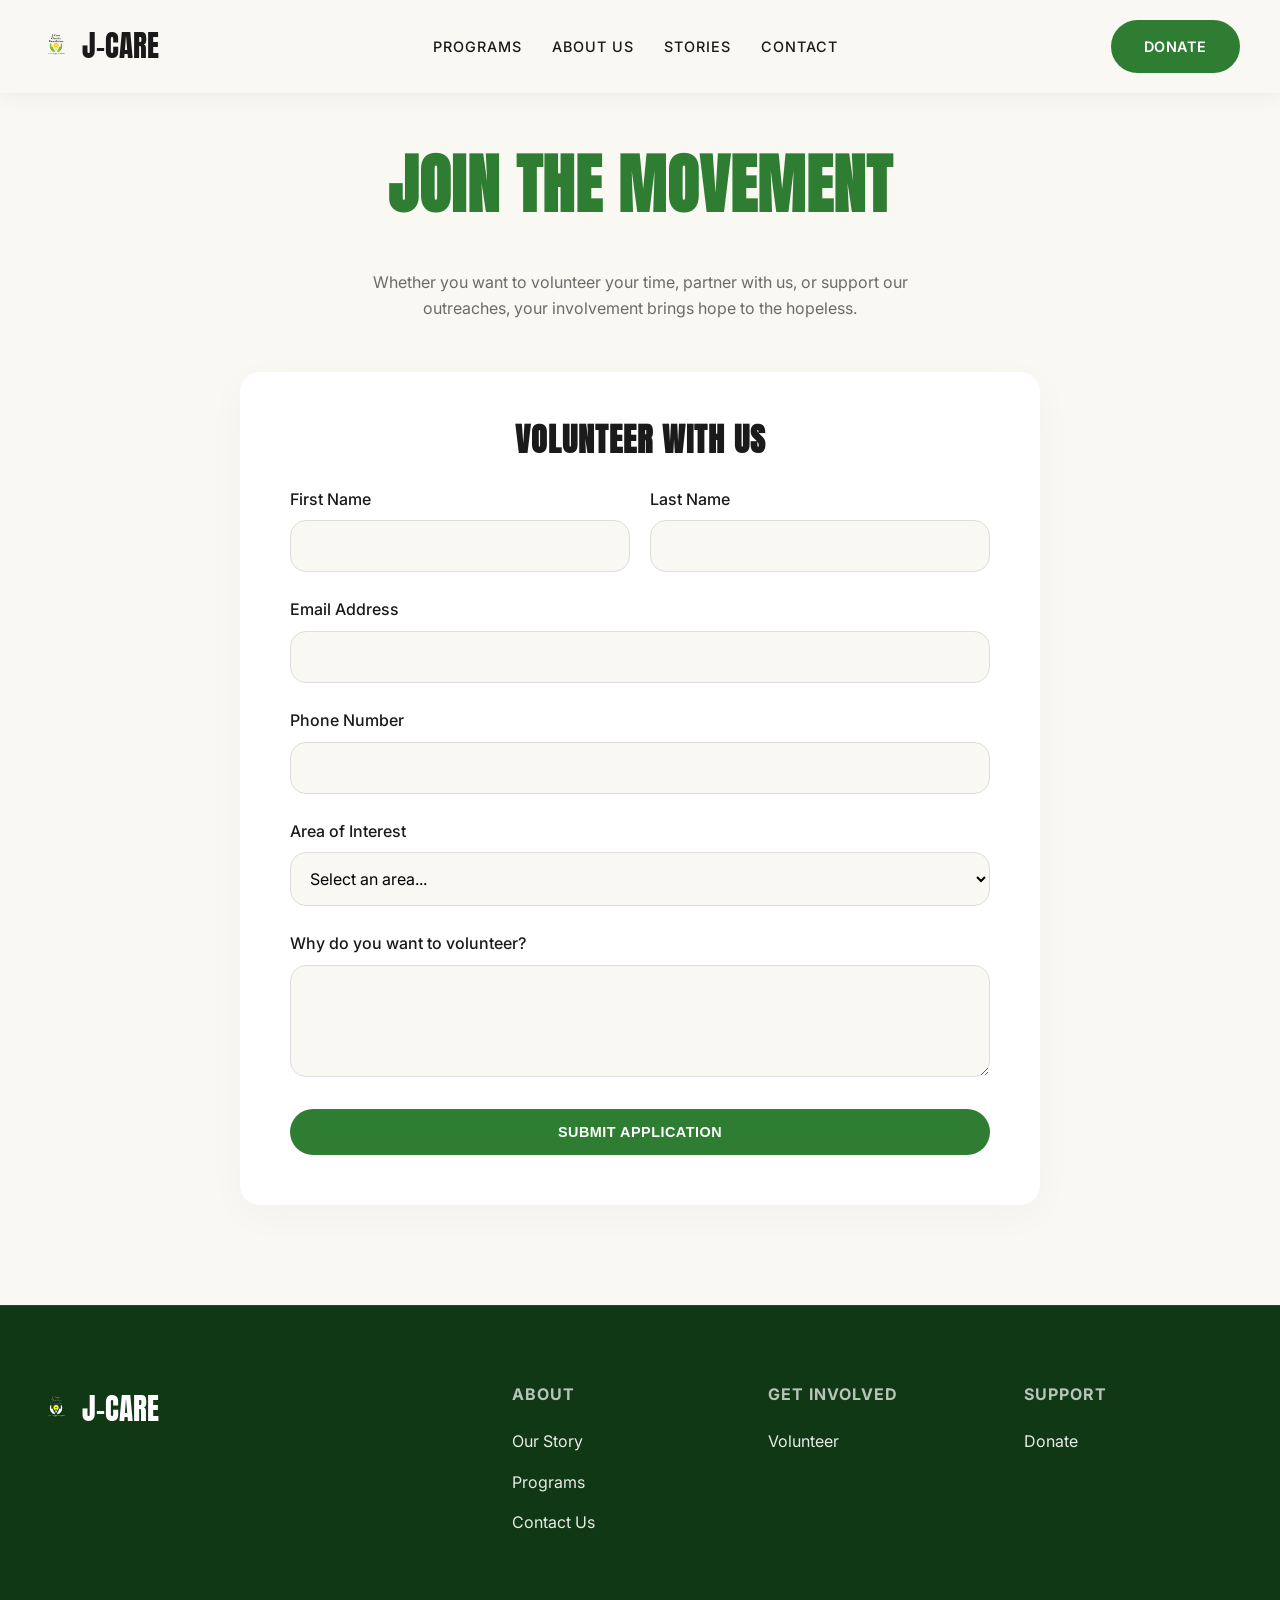
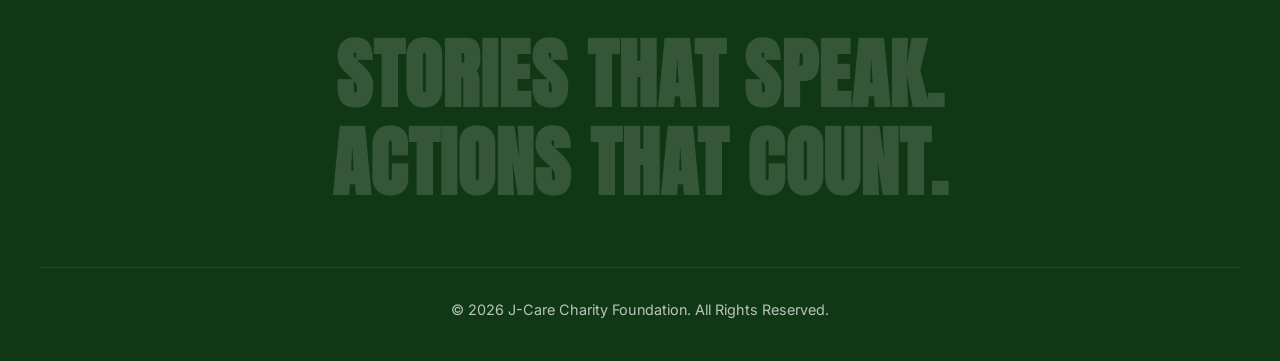
<file: get-involved.html>
<!DOCTYPE html>
<html lang="en">
<head>
  <meta charset="UTF-8">
  <meta name="viewport" content="width=device-width, initial-scale=1.0">
  <title>Get Involved | J-Care Charity Foundation</title>
  <link rel="stylesheet" href="css/styles.css">
  <style>
    .get-involved-header {
      padding: 150px 0 50px;
      text-align: center;
      background: var(--bg-cream);
    }
    .form-section {
      max-width: 800px;
      margin: 0 auto 100px;
      background: var(--bg-white);
      padding: 50px;
      border-radius: var(--border-radius-card);
      box-shadow: 0 10px 40px rgba(0,0,0,0.03);
    }
    .form-group {
      margin-bottom: 25px;
    }
    .form-group label {
      display: block;
      margin-bottom: 8px;
      font-weight: 500;
      color: var(--text-dark);
    }
    .form-control {
      width: 100%;
      padding: 15px;
      border: 1px solid #ddd;
      border-radius: var(--border-radius-input);
      font-size: 1rem;
      font-family: var(--font-body);
      background: var(--bg-cream);
    }
    .form-control:focus {
      outline: none;
      border-color: var(--primary);
    }
    .form-row {
      display: flex;
      gap: 20px;
    }
    .form-row .form-group {
      flex: 1;
    }
    @media (max-width: 768px) {
      .get-involved-header {
        padding: 110px 0 30px;
      }
      .form-section {
        padding: 28px 20px;
        margin-bottom: 60px;
        border-radius: 24px;
      }
      .form-row {
        flex-direction: column;
        gap: 0;
      }
    }
  </style>
</head>
<body style="background: var(--bg-cream);">

  <!-- Navbar -->
  <nav class="navbar scrolled" style="background: var(--bg-cream);">
    <div class="container nav-container">
      <a href="index.html" class="logo">
        <img src="images/logo-removebg-preview.png" alt="J-Care Logo" style="height: 40px; width: auto;">
        J-CARE
      </a>
      <div class="nav-links">
        <a href="programs.html">Programs</a>
        <a href="about.html">About Us</a>
        <a href="impact.html">Stories</a>
        <a href="contact.html">Contact</a>
      </div>
      <div class="nav-right">
        <a href="donate.html" class="btn btn-primary">Donate</a>
      </div>
      <button class="nav-toggle" aria-label="Toggle navigation menu" aria-expanded="false">
        <span class="hamburger-line"></span>
        <span class="hamburger-line"></span>
        <span class="hamburger-line"></span>
      </button>
    </div>
  </nav>

  <!-- Mobile Navigation Drawer -->
  <div class="mobile-drawer" id="mobileDrawer" aria-hidden="true">
    <div class="drawer-header">
      <a href="index.html" class="drawer-logo">
        <img src="images/logo-removebg-preview.png" alt="J-Care Logo" style="height: 36px; width: auto;">
        J-CARE
      </a>
      <button class="drawer-close" aria-label="Close navigation menu">&times;</button>
    </div>
    <div class="drawer-links">
      <a href="index.html">Home</a>
      <a href="programs.html">Programs</a>
      <a href="about.html">About Us</a>
      <a href="impact.html">Stories</a>
      <a href="get-involved.html" class="active">Get Involved</a>
      <a href="contact.html">Contact</a>
    </div>
    <div class="drawer-actions">
      <a href="donate.html" class="btn btn-primary" style="width: 100%; text-align: center;">Donate Now</a>
    </div>
  </div>
  <div class="drawer-backdrop" id="drawerBackdrop"></div>

  <header class="get-involved-header container">
    <h1 class="section-title text-primary">JOIN THE MOVEMENT</h1>
    <p style="max-width: 600px; margin: 0 auto; color: var(--text-muted);">Whether you want to volunteer your time, partner with us, or support our outreaches, your involvement brings hope to the hopeless.</p>
  </header>

  <section class="container">
    <div class="form-section">
      <h2 style="font-family: var(--font-display); font-size: 2rem; margin-bottom: 30px; text-align: center;">Volunteer With Us</h2>
      <form>
        <div class="form-row">
          <div class="form-group">
            <label for="firstName">First Name</label>
            <input type="text" id="firstName" class="form-control" required>
          </div>
          <div class="form-group">
            <label for="lastName">Last Name</label>
            <input type="text" id="lastName" class="form-control" required>
          </div>
        </div>
        <div class="form-group">
          <label for="email">Email Address</label>
          <input type="email" id="email" class="form-control" required>
        </div>
        <div class="form-group">
          <label for="phone">Phone Number</label>
          <input type="tel" id="phone" class="form-control" required>
        </div>
        <div class="form-group">
          <label for="interest">Area of Interest</label>
          <select id="interest" class="form-control" required>
            <option value="">Select an area...</option>
            <option value="education">Educational Support / Teaching</option>
            <option value="healthcare">Healthcare Outreach</option>
            <option value="welfare">Welfare & Feeding Distribution</option>
            <option value="skills">Skills Training (DIY, Soap making, etc.)</option>
            <option value="events">Event Organization (Carnivals, Parties)</option>
          </select>
        </div>
        <div class="form-group">
          <label for="message">Why do you want to volunteer?</label>
          <textarea id="message" rows="4" class="form-control"></textarea>
        </div>
        <button type="submit" class="btn btn-primary" style="width: 100%;">SUBMIT APPLICATION</button>
      </form>
    </div>
  </section>

  <!-- Footer -->
  <footer class="footer">
    <div class="container">
      <div class="footer-grid">
        <div class="footer-col">
          <a href="index.html" class="logo" style="color: white; margin-bottom: 20px;">
            <img src="images/logo-removebg-preview.png" alt="J-Care Logo" style="height: 40px; width: auto; filter: brightness(10);">
            J-CARE
          </a>
        </div>
        <div class="footer-col">
          <h4>ABOUT</h4>
          <ul>
            <li><a href="about.html">Our Story</a></li>
            <li><a href="programs.html">Programs</a></li>
            <li><a href="contact.html">Contact Us</a></li>
          </ul>
        </div>
        <div class="footer-col">
          <h4>GET INVOLVED</h4>
          <ul>
            <li><a href="get-involved.html">Volunteer</a></li>
          </ul>
        </div>
        <div class="footer-col">
          <h4>SUPPORT</h4>
          <ul>
            <li><a href="donate.html">Donate</a></li>
          </ul>
        </div>
      </div>
      <h2 class="footer-tagline">STORIES THAT SPEAK.<br>ACTIONS THAT COUNT.</h2>
      <div class="footer-bottom">
        <p style="opacity: 0.7; font-size: 0.9rem;">&copy; 2026 J-Care Charity Foundation. All Rights Reserved.</p>
      </div>
    </div>
  </footer>

  <script src="js/main.js"></script>
</body>
</html>
</file>
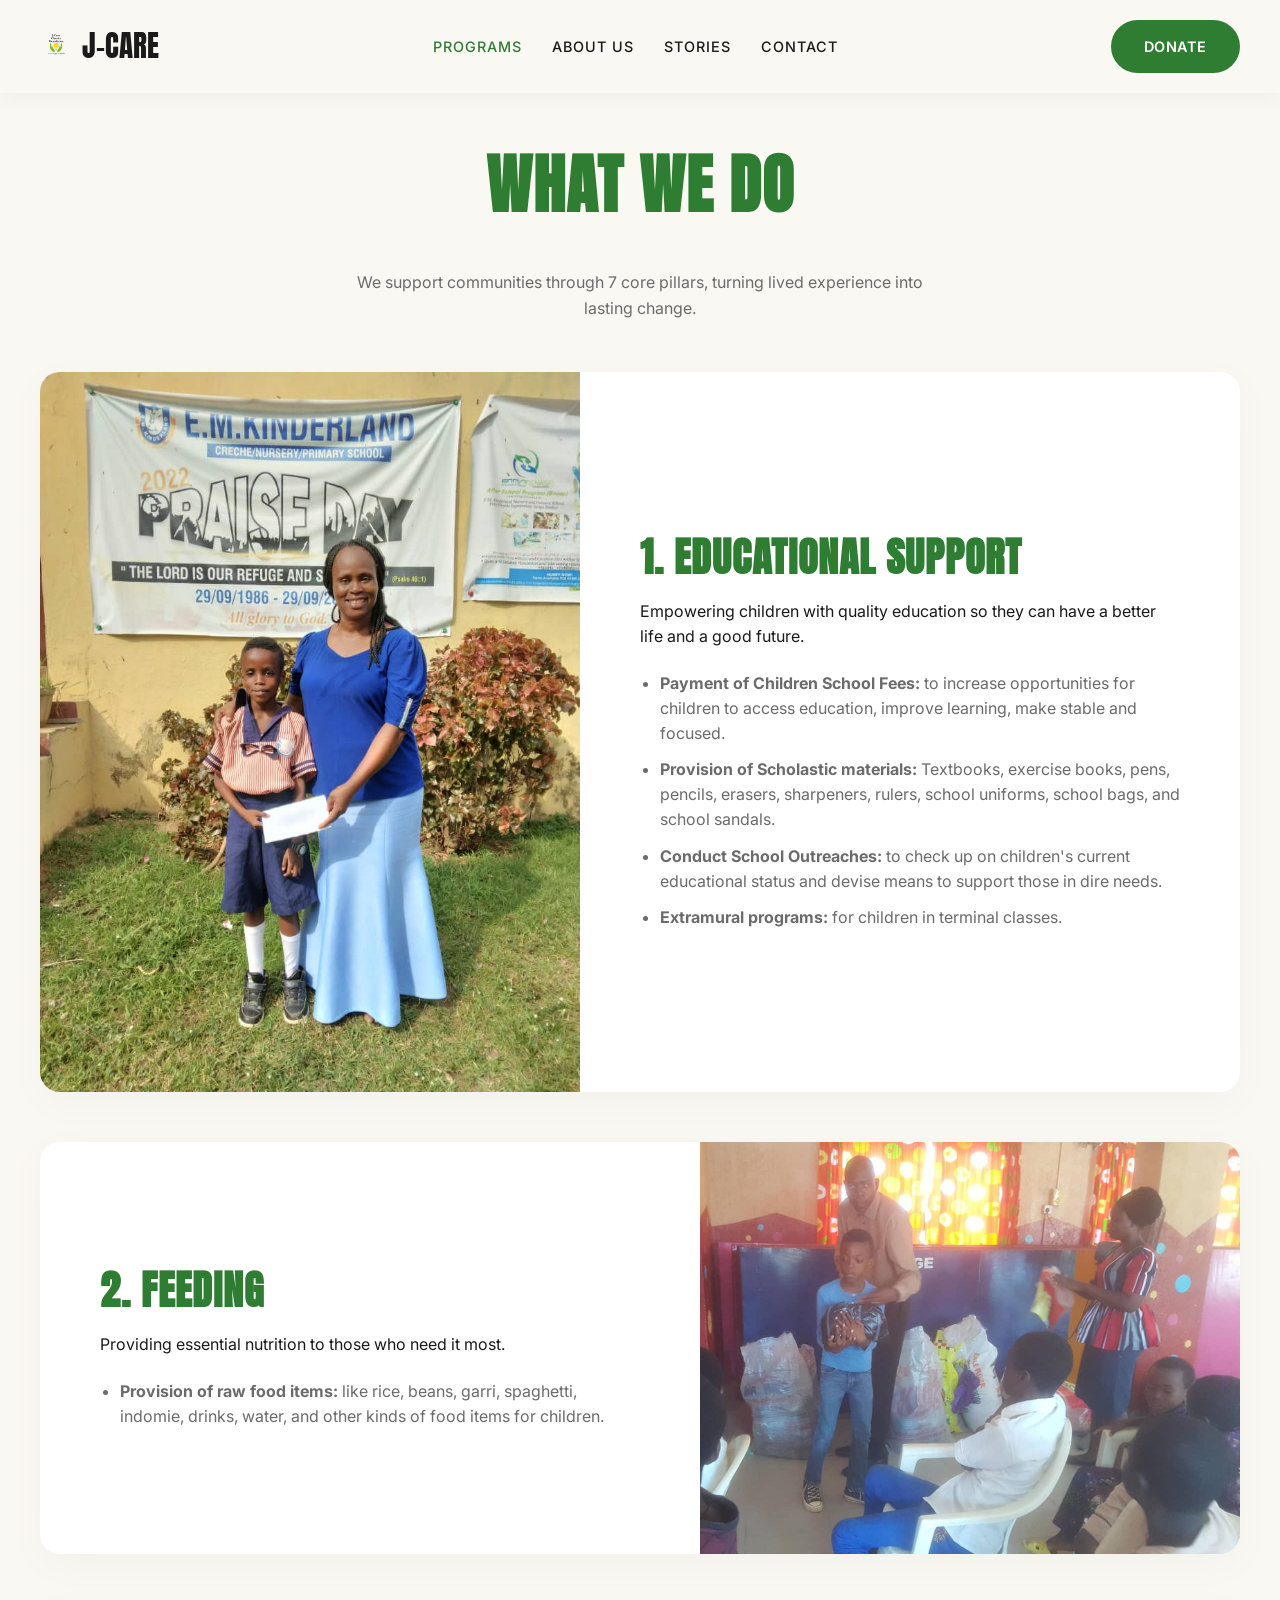
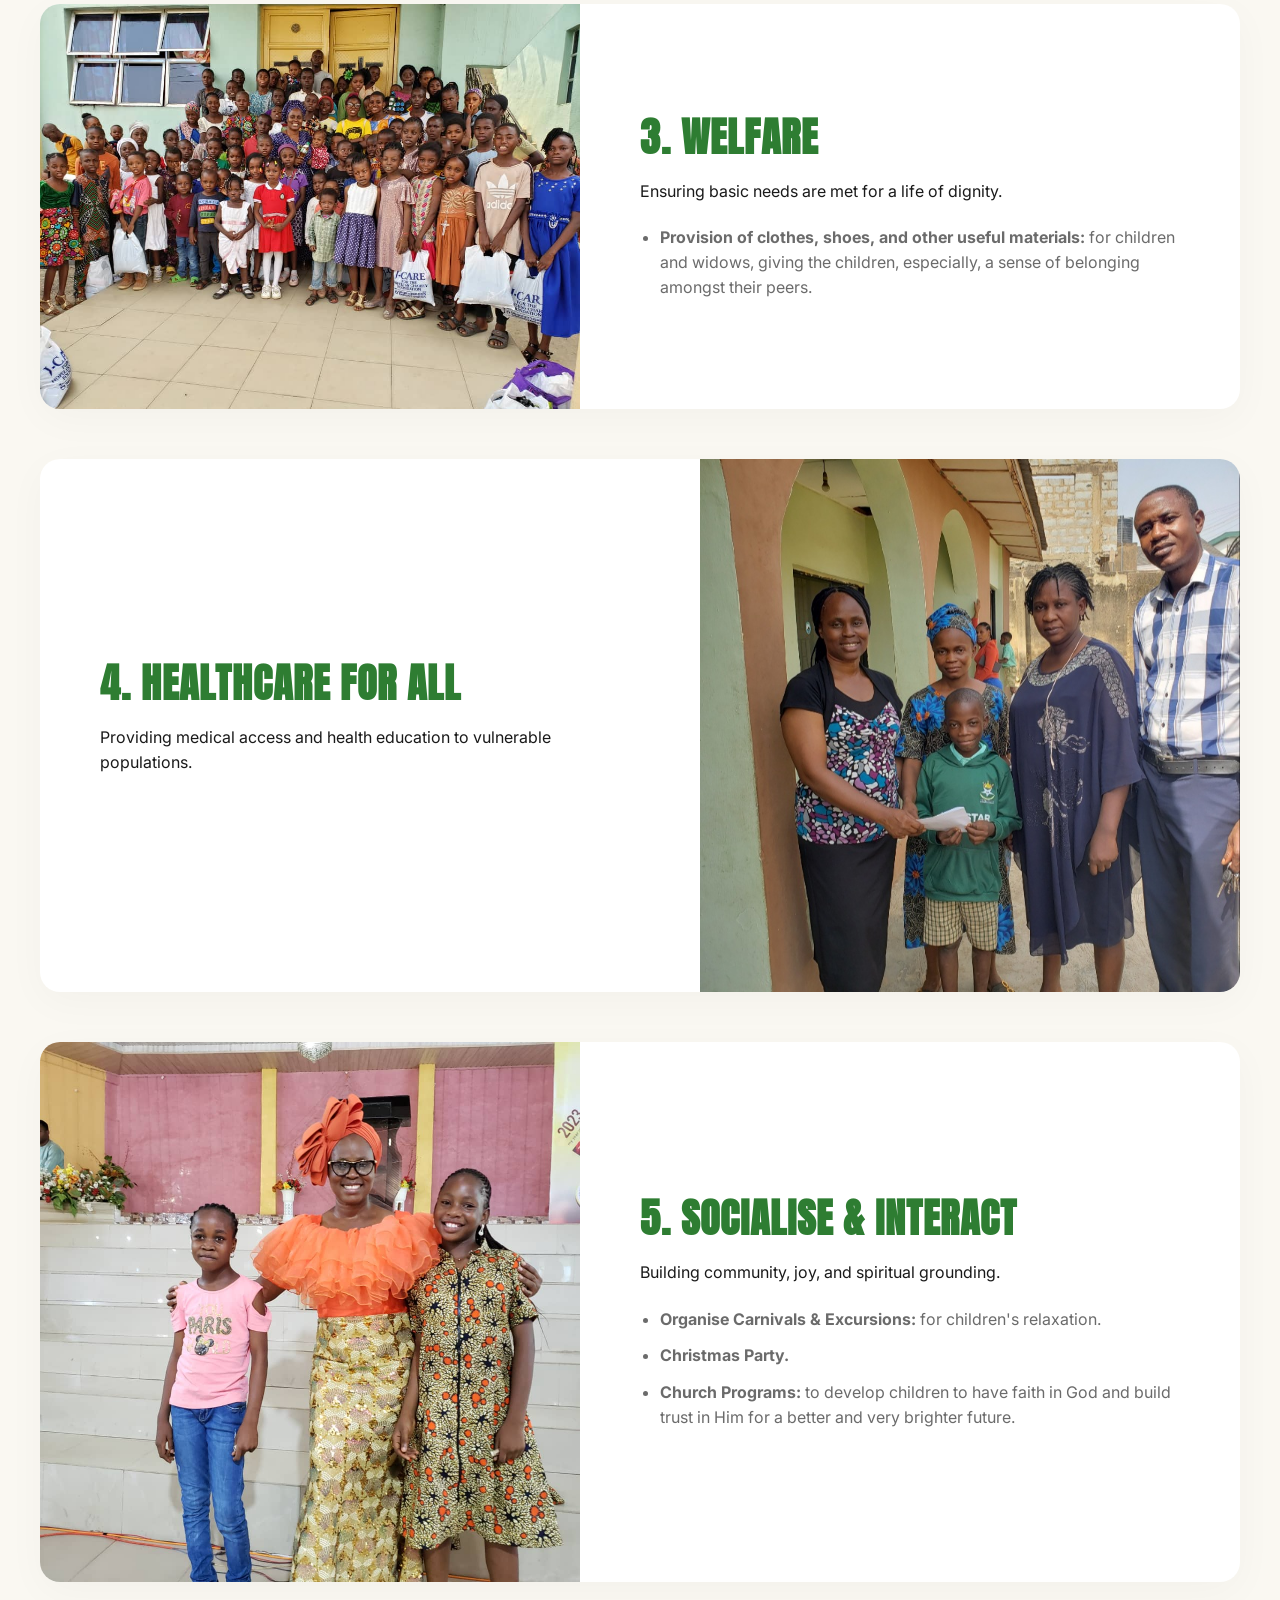
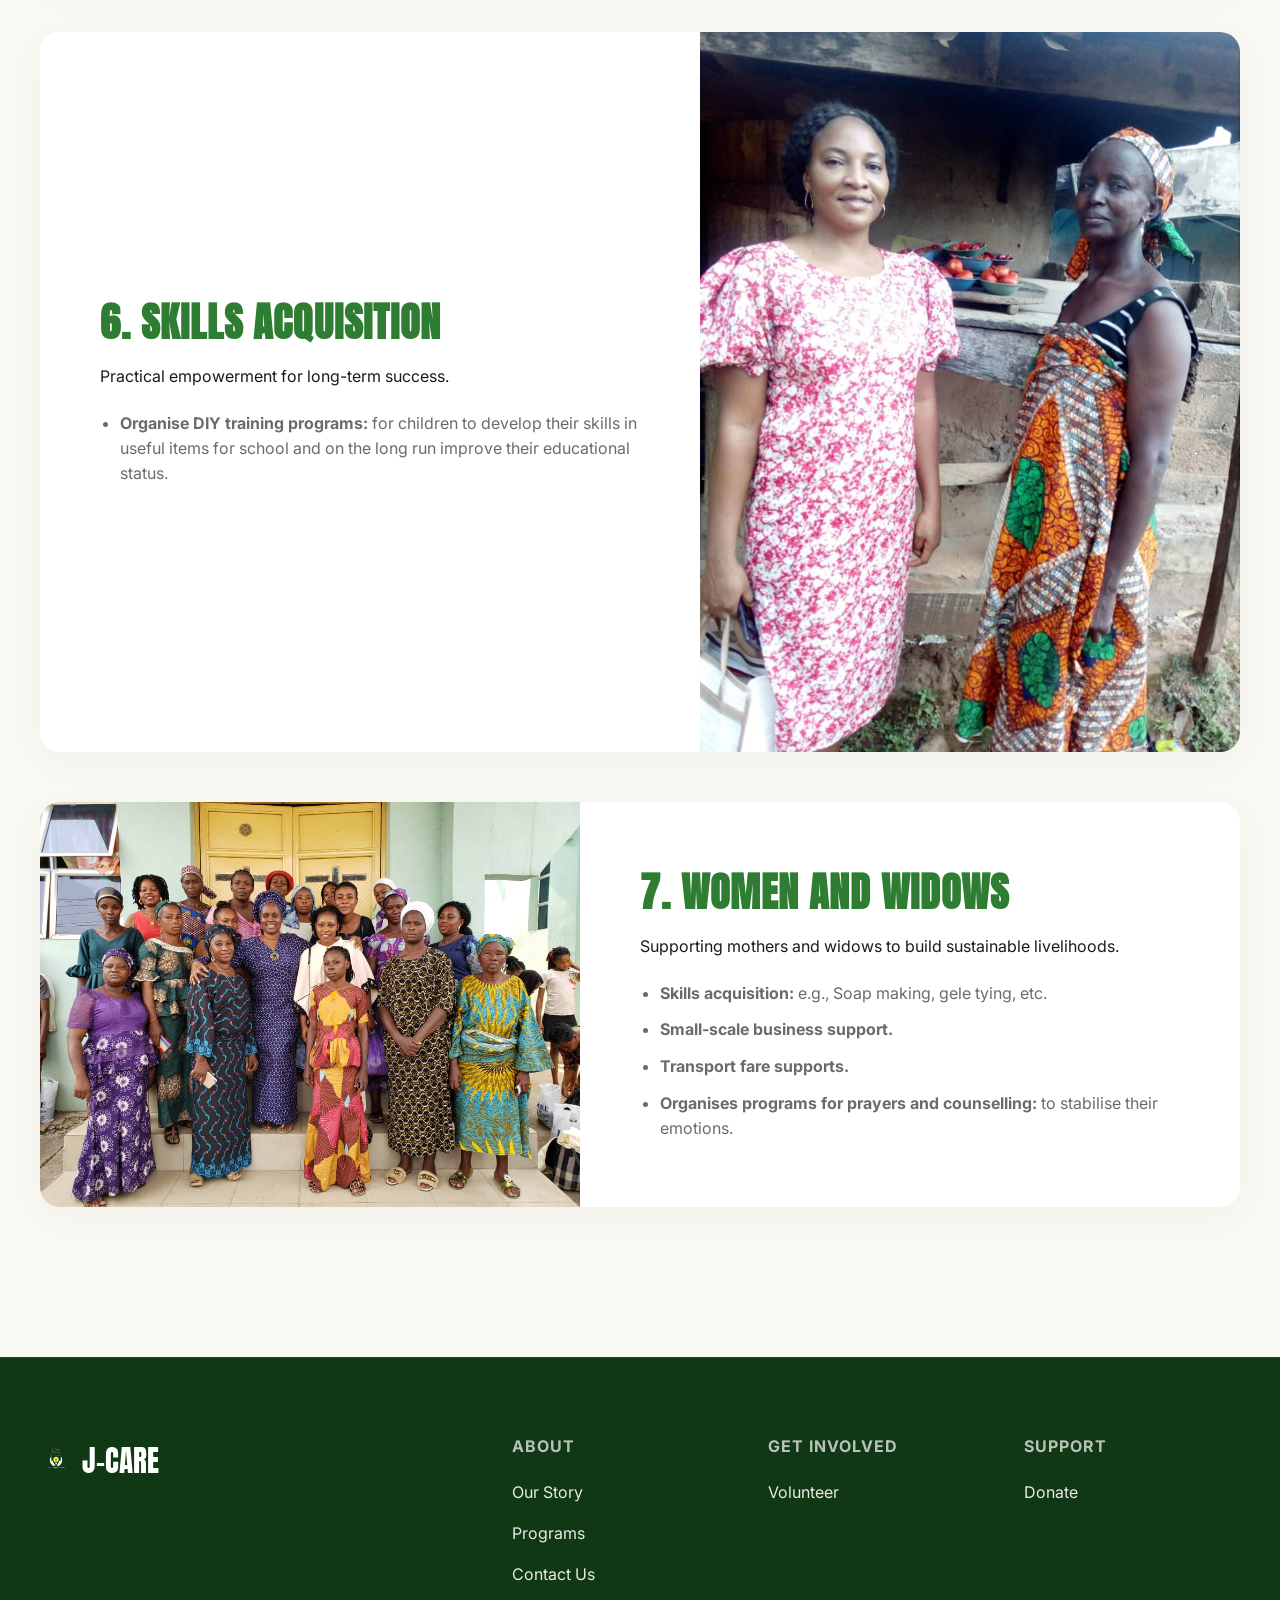
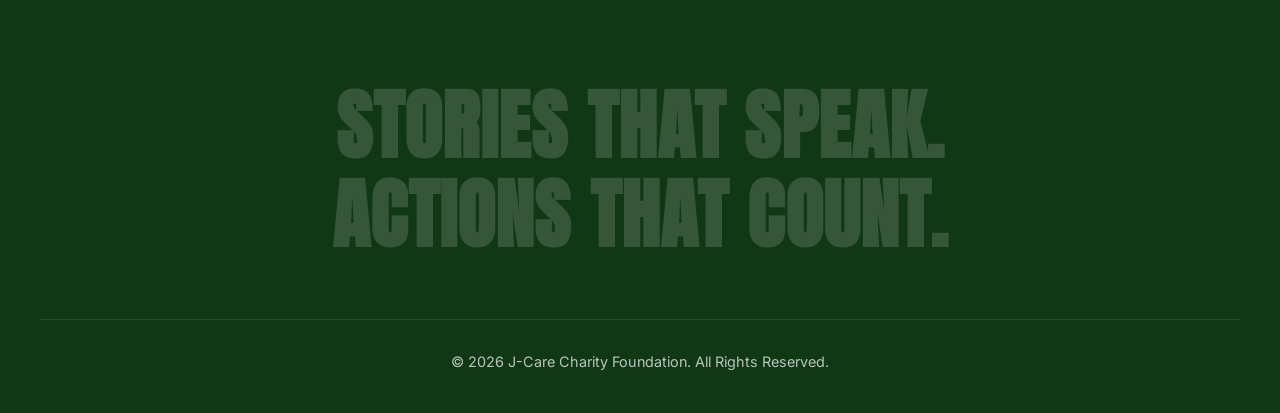
<file: programs.html>
<!DOCTYPE html>
<html lang="en">
<head>
  <meta charset="UTF-8">
  <meta name="viewport" content="width=device-width, initial-scale=1.0">
  <title>Our Programs | J-Care Charity Foundation</title>
  <link rel="stylesheet" href="css/styles.css">
  <style>
    .programs-header {
      padding: 150px 20px 50px;
      text-align: center;
      background: var(--bg-cream);
    }
    .program-detail-card {
      display: flex;
      background: var(--bg-white);
      border-radius: var(--border-radius-card);
      overflow: hidden;
      margin-bottom: 50px;
      box-shadow: 0 10px 40px rgba(0,0,0,0.03);
    }
    .program-detail-card:nth-child(even) {
      flex-direction: row-reverse;
    }
    .program-img-box {
      flex: 1;
      min-height: 300px;
    }
    .program-img-box img {
      width: 100%;
      height: 100%;
      object-fit: cover;
      display: block;
    }
    .program-text-box {
      flex: 1;
      padding: 60px;
      display: flex;
      flex-direction: column;
      justify-content: center;
    }
    .program-text-box h2 {
      margin-bottom: 18px;
      font-size: 2.5rem;
      line-height: 1.2;
      color: var(--primary);
    }
    .program-text-box p {
      line-height: 1.6;
      margin-bottom: 16px;
      color: var(--text-dark);
    }
    .program-text-box ul {
      margin-left: 20px;
      margin-top: 5px;
      color: var(--text-muted);
    }
    .program-text-box li {
      margin-bottom: 12px;
      line-height: 1.55;
    }
    .program-text-box li:last-child {
      margin-bottom: 0;
    }
    @media (max-width: 900px) {
      .programs-header {
        padding: 130px 20px 40px;
      }
      .program-detail-card, .program-detail-card:nth-child(even) {
        flex-direction: column;
        margin-bottom: 30px;
      }
      .program-img-box {
        width: 100%;
        height: 220px;
        min-height: 220px;
        max-height: 250px;
        flex: none;
      }
      .program-text-box {
        width: 100%;
        flex: none;
        padding: 26px 20px 30px;
        display: block;
      }
      .program-text-box h2 {
        font-size: clamp(1.45rem, 5vw, 1.95rem);
        line-height: 1.25;
        margin-bottom: 14px;
        word-wrap: break-word;
      }
      .program-text-box p {
        font-size: 0.95rem;
        line-height: 1.6;
        margin-bottom: 14px;
      }
      .program-text-box ul {
        margin-left: 18px;
      }
      .program-text-box li {
        font-size: 0.9rem;
        line-height: 1.55;
        margin-bottom: 10px;
      }
    }
  </style>
</head>
<body>

  <!-- Navbar -->
  <nav class="navbar scrolled" style="background: var(--bg-cream);">
    <div class="container nav-container">
      <a href="index.html" class="logo">
        <img src="images/logo-removebg-preview.png" alt="J-Care Logo" style="height: 40px; width: auto;">
        J-CARE
      </a>
      <div class="nav-links">
        <a href="programs.html" style="color: var(--primary);">Programs</a>
        <a href="about.html">About Us</a>
        <a href="impact.html">Stories</a>
        <a href="contact.html">Contact</a>
      </div>
      <div class="nav-right">
        <a href="donate.html" class="btn btn-primary">Donate</a>
      </div>
      <button class="nav-toggle" aria-label="Toggle navigation menu" aria-expanded="false">
        <span class="hamburger-line"></span>
        <span class="hamburger-line"></span>
        <span class="hamburger-line"></span>
      </button>
    </div>
  </nav>

  <!-- Mobile Navigation Drawer -->
  <div class="mobile-drawer" id="mobileDrawer" aria-hidden="true">
    <div class="drawer-header">
      <a href="index.html" class="drawer-logo">
        <img src="images/logo-removebg-preview.png" alt="J-Care Logo" style="height: 36px; width: auto;">
        J-CARE
      </a>
      <button class="drawer-close" aria-label="Close navigation menu">&times;</button>
    </div>
    <div class="drawer-links">
      <a href="index.html">Home</a>
      <a href="programs.html" class="active">Programs</a>
      <a href="about.html">About Us</a>
      <a href="impact.html">Stories</a>
      <a href="get-involved.html">Get Involved</a>
      <a href="contact.html">Contact</a>
    </div>
    <div class="drawer-actions">
      <a href="donate.html" class="btn btn-primary" style="width: 100%; text-align: center;">Donate Now</a>
    </div>
  </div>
  <div class="drawer-backdrop" id="drawerBackdrop"></div>

  <header class="programs-header container">
    <h1 class="section-title text-primary">WHAT WE DO</h1>
    <p style="max-width: 600px; margin: 0 auto; color: var(--text-muted);">We support communities through 7 core pillars, turning lived experience into lasting change.</p>
  </header>

  <section class="container" style="padding-bottom: 100px;">
    
    <!-- Program 1 -->
    <div class="program-detail-card">
      <div class="program-img-box">
        <img src="images/Payment of school fees/IMG-20260731-WA0123.jpg" alt="Educational Support">
      </div>
      <div class="program-text-box">
        <h2>1. Educational Support</h2>
        <p>Empowering children with quality education so they can have a better life and a good future.</p>
        <ul>
          <li><strong>Payment of Children School Fees:</strong> to increase opportunities for children to access education, improve learning, make stable and focused.</li>
          <li><strong>Provision of Scholastic materials:</strong> Textbooks, exercise books, pens, pencils, erasers, sharpeners, rulers, school uniforms, school bags, and school sandals.</li>
          <li><strong>Conduct School Outreaches:</strong> to check up on children's current educational status and devise means to support those in dire needs.</li>
          <li><strong>Extramural programs:</strong> for children in terminal classes.</li>
        </ul>
      </div>
    </div>

    <!-- Program 2 -->
    <div class="program-detail-card">
      <div class="program-img-box">
        <img src="images/Second Outreach August 2021/Raw food distribution for children/IMG-20260731-WA0050.jpg" alt="Feeding">
      </div>
      <div class="program-text-box">
        <h2>2. Feeding</h2>
        <p>Providing essential nutrition to those who need it most.</p>
        <ul>
          <li><strong>Provision of raw food items:</strong> like rice, beans, garri, spaghetti, indomie, drinks, water, and other kinds of food items for children.</li>
        </ul>
      </div>
    </div>

    <!-- Program 3 -->
    <div class="program-detail-card">
      <div class="program-img-box">
        <img src="images/Third Outreach December 2021/IMG-20260731-WA0062.jpg" alt="Welfare">
      </div>
      <div class="program-text-box">
        <h2>3. Welfare</h2>
        <p>Ensuring basic needs are met for a life of dignity.</p>
        <ul>
          <li><strong>Provision of clothes, shoes, and other useful materials:</strong> for children and widows, giving the children, especially, a sense of belonging amongst their peers.</li>
        </ul>
      </div>
    </div>

    <!-- Program 4 -->
    <div class="program-detail-card">
      <div class="program-img-box">
        <img src="images/2022 to date/IMG-20260731-WA0104.jpg" alt="Healthcare">
      </div>
      <div class="program-text-box">
        <h2>4. Healthcare for All</h2>
        <p>Providing medical access and health education to vulnerable populations.</p>
      </div>
    </div>

    <!-- Program 5 -->
    <div class="program-detail-card">
      <div class="program-img-box">
        <img src="images/Children Carnival/IMG-20260731-WA0147.jpg" alt="Socialise">
      </div>
      <div class="program-text-box">
        <h2>5. Socialise & Interact</h2>
        <p>Building community, joy, and spiritual grounding.</p>
        <ul>
          <li><strong>Organise Carnivals & Excursions:</strong> for children's relaxation.</li>
          <li><strong>Christmas Party.</strong></li>
          <li><strong>Church Programs:</strong> to develop children to have faith in God and build trust in Him for a better and very brighter future.</li>
        </ul>
      </div>
    </div>

    <!-- Program 6 -->
    <div class="program-detail-card">
      <div class="program-img-box">
        <img src="images/Encouragement to small businesses/IMG-20260731-WA0129.jpg" alt="Skills">
      </div>
      <div class="program-text-box">
        <h2>6. Skills Acquisition</h2>
        <p>Practical empowerment for long-term success.</p>
        <ul>
          <li><strong>Organise DIY training programs:</strong> for children to develop their skills in useful items for school and on the long run improve their educational status.</li>
        </ul>
      </div>
    </div>

    <!-- Program 7 -->
    <div class="program-detail-card">
      <div class="program-img-box">
        <img src="images/Third Outreach December 2021/IMG-20260731-WA0064.jpg" alt="Women and Widows">
      </div>
      <div class="program-text-box">
        <h2>7. Women and Widows</h2>
        <p>Supporting mothers and widows to build sustainable livelihoods.</p>
        <ul>
          <li><strong>Skills acquisition:</strong> e.g., Soap making, gele tying, etc.</li>
          <li><strong>Small-scale business support.</strong></li>
          <li><strong>Transport fare supports.</strong></li>
          <li><strong>Organises programs for prayers and counselling:</strong> to stabilise their emotions.</li>
        </ul>
      </div>
    </div>

  </section>

  <!-- Footer -->
  <footer class="footer">
    <div class="container">
      <div class="footer-grid">
        <div class="footer-col">
          <a href="index.html" class="logo" style="color: white; margin-bottom: 20px;">
            <img src="images/logo-removebg-preview.png" alt="J-Care Logo" style="height: 40px; width: auto; filter: brightness(10);">
            J-CARE
          </a>
        </div>
        <div class="footer-col">
          <h4>ABOUT</h4>
          <ul>
            <li><a href="about.html">Our Story</a></li>
            <li><a href="programs.html">Programs</a></li>
            <li><a href="contact.html">Contact Us</a></li>
          </ul>
        </div>
        <div class="footer-col">
          <h4>GET INVOLVED</h4>
          <ul>
            <li><a href="get-involved.html">Volunteer</a></li>
          </ul>
        </div>
        <div class="footer-col">
          <h4>SUPPORT</h4>
          <ul>
            <li><a href="donate.html">Donate</a></li>
          </ul>
        </div>
      </div>
      <h2 class="footer-tagline">STORIES THAT SPEAK.<br>ACTIONS THAT COUNT.</h2>
      <div class="footer-bottom">
        <p style="opacity: 0.7; font-size: 0.9rem;">&copy; 2026 J-Care Charity Foundation. All Rights Reserved.</p>
      </div>
    </div>
  </footer>

  <script src="js/main.js"></script>
</body>
</html>
</file>
<file: css/styles.css>
@import url('https://fonts.googleapis.com/css2?family=Anton&family=Inter:wght@300;400;500;600;700&display=swap');

:root {
  --primary: #2E7D32;         /* J-Care Rich Green */
  --primary-light: #43A047;   /* Leaf Green */
  --primary-dark: #1B5E20;    /* Forest Green */
  --secondary: #F5B800;       /* J-Care Golden Yellow */
  --secondary-dark: #D49A00;  /* Deep Amber Gold */
  --secondary-light: #FFF8E1; /* Soft Warm Yellow */
  --bg-cream: #FAF8F2;        /* Warm natural background */
  --bg-white: #FFFFFF;
  --text-dark: #1A1A1A;
  --text-light: #FFFFFF;
  --text-muted: #6B6B6B;
  --border-radius-pill: 50px;
  --border-radius-card: 20px;
  --border-radius-input: 16px;
  --font-display: 'Anton', sans-serif;
  --font-body: 'Inter', sans-serif;
  --transition: all 0.3s ease;
}

* {
  margin: 0;
  padding: 0;
  box-sizing: border-box;
}

html {
  overflow-x: hidden;
  width: 100%;
  -webkit-text-size-adjust: 100%;
}

body {
  font-family: var(--font-body);
  background-color: var(--bg-cream);
  color: var(--text-dark);
  line-height: 1.6;
  overflow-x: hidden;
  width: 100%;
  position: relative;
}

body.menu-open {
  overflow: hidden;
  touch-action: none;
}

h1, h2, h3, h4, h5, h6 {
  font-family: var(--font-display);
  text-transform: uppercase;
  letter-spacing: 1px;
  line-height: 1.1;
}

a {
  text-decoration: none;
  color: inherit;
  transition: var(--transition);
}

img {
  max-width: 100%;
  height: auto;
  display: block;
}

/* Utilities */
.container {
  width: 100%;
  max-width: 1440px;
  margin: 0 auto;
  padding: 0 clamp(16px, 4vw, 40px);
}

.text-primary {
  color: var(--primary);
}

.text-secondary {
  color: var(--secondary-dark);
}

.text-yellow {
  color: var(--secondary);
}

.text-green {
  color: var(--primary);
}

.bg-primary {
  background-color: var(--primary);
  color: var(--text-light);
}

.bg-secondary {
  background-color: var(--secondary);
  color: var(--text-dark);
}

.btn {
  display: inline-flex;
  align-items: center;
  justify-content: center;
  padding: 14px 32px;
  border-radius: var(--border-radius-pill);
  font-weight: 600;
  font-size: 0.9rem;
  text-transform: uppercase;
  letter-spacing: 0.5px;
  cursor: pointer;
  border: 1px solid transparent;
  transition: var(--transition);
}

.btn-primary {
  background-color: var(--primary);
  color: var(--text-light);
}

.btn-primary:hover {
  background-color: var(--primary-dark);
}

.btn-secondary {
  background-color: var(--secondary);
  color: #1A1A1A;
  font-weight: 700;
}

.btn-secondary:hover {
  background-color: var(--secondary-dark);
  color: #FFFFFF;
}

.btn-outline {
  background-color: transparent;
  border-color: var(--text-dark);
  color: var(--text-dark);
}

.btn-outline:hover {
  background-color: var(--text-dark);
  color: var(--bg-cream);
}

/* Navbar */
.navbar {
  position: fixed;
  top: 0;
  left: 0;
  width: 100%;
  padding: 20px 0;
  z-index: 1000;
  transition: var(--transition);
  background: transparent;
}

.navbar.scrolled {
  background: var(--bg-cream);
  box-shadow: 0 4px 20px rgba(0,0,0,0.05);
}

.nav-container {
  display: flex;
  justify-content: space-between;
  align-items: center;
}

.logo {
  font-family: var(--font-display);
  font-size: 1.8rem;
  color: var(--text-dark);
  display: flex;
  align-items: center;
  gap: 10px;
}

.logo span {
  color: var(--primary);
}

.logo-img {
  height: 90px;
  width: auto;
  display: block;
}

.nav-links {
  display: flex;
  gap: 30px;
}

.nav-links a {
  font-weight: 500;
  font-size: 0.9rem;
  text-transform: uppercase;
  letter-spacing: 1px;
}

.nav-links a:hover {
  color: var(--primary);
}

.nav-right {
  display: flex;
  align-items: center;
  gap: 20px;
}

/* Mobile Nav Toggle & Drawer */
.nav-toggle {
  display: none;
  flex-direction: column;
  justify-content: space-around;
  width: 32px;
  height: 28px;
  background: transparent;
  border: none;
  cursor: pointer;
  padding: 2px;
  z-index: 1002;
}

.hamburger-line {
  width: 100%;
  height: 3px;
  background: var(--text-dark);
  border-radius: 3px;
  transition: all 0.3s cubic-bezier(0.25, 1, 0.5, 1);
  transform-origin: center;
}

.nav-toggle.open .hamburger-line:nth-child(1) {
  transform: translateY(8px) rotate(45deg);
}

.nav-toggle.open .hamburger-line:nth-child(2) {
  opacity: 0;
  transform: scaleX(0);
}

.nav-toggle.open .hamburger-line:nth-child(3) {
  transform: translateY(-8px) rotate(-45deg);
}

.mobile-drawer {
  position: fixed;
  top: 0;
  right: 0;
  width: min(85vw, 360px);
  height: 100vh;
  height: 100dvh;
  background: var(--bg-cream);
  z-index: 1100;
  transform: translateX(105%);
  transition: transform 0.35s cubic-bezier(0.25, 1, 0.5, 1);
  box-shadow: -10px 0 40px rgba(0,0,0,0.15);
  display: flex;
  flex-direction: column;
  padding: 24px 24px 32px;
  overflow-y: auto;
  visibility: hidden;
}

.mobile-drawer.active {
  transform: translateX(0);
  visibility: visible;
}

.drawer-header {
  display: flex;
  justify-content: space-between;
  align-items: center;
  padding-bottom: 16px;
  border-bottom: 1px solid rgba(0,0,0,0.08);
  margin-bottom: 20px;
}

.drawer-logo {
  font-family: var(--font-display);
  font-size: 1.6rem;
  color: var(--text-dark);
  display: flex;
  align-items: center;
  gap: 10px;
}

.drawer-close {
  background: none;
  border: none;
  font-size: 2.2rem;
  color: var(--text-dark);
  cursor: pointer;
  line-height: 1;
  padding: 4px;
  transition: color 0.2s ease, transform 0.2s ease;
}

.drawer-close:hover {
  color: var(--primary);
  transform: scale(1.1);
}

.drawer-links {
  display: flex;
  flex-direction: column;
  gap: 6px;
  margin-bottom: 25px;
}

.drawer-links a {
  font-size: 1.1rem;
  font-weight: 600;
  color: var(--text-dark);
  padding: 12px 10px;
  border-radius: 12px;
  text-transform: uppercase;
  letter-spacing: 0.5px;
  transition: all 0.2s ease;
  display: flex;
  align-items: center;
  justify-content: space-between;
}

.drawer-links a:hover,
.drawer-links a.active {
  background: rgba(46, 125, 50, 0.08);
  color: var(--primary);
  padding-left: 15px;
}

.drawer-actions {
  display: flex;
  flex-direction: column;
  gap: 12px;
  margin-top: auto;
  padding-top: 20px;
  border-top: 1px solid rgba(0,0,0,0.08);
}

.drawer-backdrop {
  position: fixed;
  inset: 0;
  background: rgba(0,0,0,0.5);
  backdrop-filter: blur(4px);
  -webkit-backdrop-filter: blur(4px);
  z-index: 1090;
  opacity: 0;
  visibility: hidden;
  transition: opacity 0.3s ease, visibility 0.3s ease;
}

.drawer-backdrop.active {
  opacity: 1;
  visibility: visible;
}

/* Hero Section */
.hero {
  min-height: 100vh;
  display: flex;
  flex-direction: column;
  justify-content: center;
  align-items: center;
  text-align: center;
  padding-top: 140px;
  padding-bottom: 60px;
  position: relative;
  overflow: hidden;
}

@keyframes logoPopUp {
  0% {
    opacity: 0;
    transform: scale(0.2) translateY(30px);
  }
  65% {
    opacity: 1;
    transform: scale(1.1) translateY(-6px);
  }
  85% {
    transform: scale(0.96) translateY(2px);
  }
  100% {
    opacity: 1;
    transform: scale(1) translateY(0);
  }
}

@keyframes slideInLeft {
  from {
    opacity: 0;
    transform: translateX(-100px);
  }
  to {
    opacity: 1;
    transform: translateX(0);
  }
}

@keyframes fadeInSlideUp {
  from {
    opacity: 0;
    transform: translateY(24px);
  }
  to {
    opacity: 1;
    transform: translateY(0);
  }
}

.hero-logo-wrapper {
  display: flex;
  justify-content: center;
  align-items: center;
  margin-bottom: 1.5rem;
}

.hero-logo {
  width: clamp(90px, 12vw, 140px);
  height: auto;
  margin: 0 auto;
  opacity: 0;
  transform: scale(0.2);
  animation: logoPopUp 0.85s cubic-bezier(0.34, 1.56, 0.64, 1) 0.15s forwards;
  filter: drop-shadow(0 10px 25px rgba(46, 125, 50, 0.18));
  transition: transform 0.3s ease;
}

.hero-logo:hover {
  transform: scale(1.06) rotate(-2deg);
}

.hero-title {
  font-size: clamp(2.8rem, 8vw, 8.5rem);
  margin-bottom: 1.25rem;
  line-height: 1.05;
  white-space: normal;
  word-break: break-word;
}

.hero-title .word {
  display: inline-block;
  white-space: nowrap;
}

.hero-title .char {
  display: inline-block;
  opacity: 0;
  animation: slideInLeft 1.1s cubic-bezier(0.25, 1, 0.5, 1) both;
  animation-delay: calc(0.65s + var(--i) * 0.05s);
  color: var(--primary);
}

.hero-title .word.text-green .char,
.hero-title .word:nth-of-type(1) .char,
.hero-title .word:nth-of-type(2) .char {
  color: var(--primary);
}

.hero-title .word.text-yellow .char,
.hero-title .word:nth-of-type(3) .char,
.hero-title .word:nth-of-type(4) .char {
  color: var(--secondary);
}

.hero-subtitle {
  font-size: clamp(1rem, 2.5vw, 1.25rem);
  max-width: 600px;
  margin: 0 auto 2.5rem;
  padding: 0 10px;
  color: var(--text-muted);
  opacity: 0;
  animation: fadeInSlideUp 0.9s cubic-bezier(0.25, 1, 0.5, 1) 1.65s forwards;
}

.hero-ctas {
  display: flex;
  gap: 15px;
  justify-content: center;
  flex-wrap: wrap;
  opacity: 0;
  animation: fadeInSlideUp 0.9s cubic-bezier(0.25, 1, 0.5, 1) 1.9s forwards;
}

/* Impact Section */
.impact-section {
  padding: 100px 0;
  background-color: var(--bg-cream);
  text-align: center;
}

.section-title {
  font-size: clamp(2.2rem, 5vw, 4rem);
  margin-bottom: 50px;
}

.impact-grid {
  display: grid;
  grid-template-columns: repeat(auto-fit, minmax(min(100%, 280px), 1fr));
  gap: 25px;
}

.impact-card {
  background: var(--bg-white);
  padding: 60px 40px;
  border-radius: var(--border-radius-card);
  box-shadow: 0 10px 40px rgba(0,0,0,0.03);
  text-align: left;
  transition: transform 0.4s ease, box-shadow 0.4s ease;
  border-top: 4px solid var(--primary);
}

.impact-card:nth-child(2) {
  border-top-color: var(--secondary);
}

.impact-card:nth-child(3) {
  border-top-color: var(--primary-light);
}

.impact-card:hover {
  transform: translateY(-10px);
}

.impact-card h3 {
  font-size: 1rem;
  color: var(--text-muted);
  margin-bottom: 40px;
  font-family: var(--font-body);
  letter-spacing: 1px;
}

.impact-number {
  font-size: 4.5rem;
  font-family: var(--font-display);
  color: var(--secondary-dark);
  margin-bottom: 20px;
}

.impact-number span {
  color: var(--primary);
}

.impact-card p {
  color: var(--text-muted);
  font-size: 0.95rem;
}

/* Full Bleed Carousel */
.carousel-section {
  background-color: #000;
  padding: 100px 0;
  position: relative;
  overflow: hidden;
}

.carousel-track {
  display: flex;
  width: 100%;
  align-items: center;
  transition: transform 0.4s cubic-bezier(0.25, 1, 0.5, 1);
}

.carousel-slide {
  flex: 0 0 100%;
  position: relative;
  display: flex;
  align-items: center;
  justify-content: center;
}

.carousel-text {
  position: relative;
  font-size: clamp(4rem, 10vw, 10rem);
  font-family: var(--font-display);
  color: white;
  text-shadow: 2px 4px 20px rgba(0,0,0,0.5);
  margin: 0;
  z-index: 2;
  text-align: center;
  padding: 0 20px;
}

/* Stories Section */
.stories-section {
  padding: 100px 0;
  background: var(--bg-cream);
  overflow: hidden;
}

.stories-carousel {
  width: 100%;
  overflow: hidden;
  padding: 20px 0;
}

.marquee-track {
  display: flex;
  width: max-content;
  animation: scroll-marquee 40s linear infinite;
}

.marquee-track:hover {
  animation-play-state: paused;
}

@keyframes scroll-marquee {
  0% { transform: translateX(0); }
  100% { transform: translateX(-50%); }
}

.story-card {
  width: 350px;
  height: 450px;
  border-radius: 35px;
  margin-right: 20px;
  position: relative;
  overflow: hidden;
  flex: 0 0 auto;
}

.story-card img {
  width: 100%;
  height: 100%;
  object-fit: cover;
  transition: transform 0.5s ease;
}

.story-card:hover img {
  transform: scale(1.05);
}

.story-content {
  position: absolute;
  bottom: 0;
  left: 0;
  width: 100%;
  padding: 30px;
  background: linear-gradient(to top, rgba(0,0,0,0.8), transparent);
  color: var(--text-light);
}

/* Donate Section */
.donate-section {
  position: relative;
  min-height: 100vh;
  display: flex;
  align-items: center;
  justify-content: center;
  background-image: url("../images/Children Carnival/donateimg.jpg");
  background-size: cover;
  background-position: center;
  padding: 100px 20px;
}

.donate-overlay {
  position: absolute;
  top: 0; left: 0; width: 100%; height: 100%;
  background: linear-gradient(to bottom, transparent 40%, #154719 100%);
  opacity: 0.92;
}

.donate-card {
  position: relative;
  z-index: 10;
  background: rgba(255, 255, 255, 0.85);
  backdrop-filter: blur(20px);
  -webkit-backdrop-filter: blur(20px);
  padding: 50px;
  border-radius: 40px;
  width: 100%;
  max-width: 600px;
  box-shadow: 0 20px 60px rgba(0,0,0,0.15);
  text-align: center;
}

.donate-card h3 {
  font-family: var(--font-body);
  font-weight: 700;
  font-size: 1.2rem;
  margin-bottom: 30px;
  text-transform: none;
}

.donate-toggle {
  display: flex;
  background: var(--bg-cream);
  border-radius: var(--border-radius-pill);
  padding: 5px;
  margin-bottom: 30px;
}

.donate-toggle button {
  flex: 1;
  padding: 12px;
  border: none;
  background: transparent;
  border-radius: var(--border-radius-pill);
  font-weight: 600;
  font-size: 0.9rem;
  cursor: pointer;
  transition: var(--transition);
}

.donate-toggle button.active {
  background: var(--primary);
  color: white;
  box-shadow: 0 4px 10px rgba(46, 125, 50, 0.25);
}

.donate-grid {
  display: grid;
  grid-template-columns: repeat(3, 1fr);
  gap: 15px;
  margin-bottom: 20px;
}

.donate-amount {
  padding: 15px;
  border: 1px solid #eee;
  border-radius: var(--border-radius-pill);
  background: transparent;
  font-weight: 600;
  cursor: pointer;
  transition: var(--transition);
}

.donate-amount:hover, .donate-amount.active {
  border-color: var(--primary);
  color: var(--primary);
  background: rgba(46, 125, 50, 0.08);
}

.donate-custom {
  width: 100%;
  padding: 15px 25px;
  border: 1px solid #eee;
  border-radius: var(--border-radius-pill);
  margin-bottom: 20px;
  font-size: 1rem;
  outline: none;
}

.donate-custom:focus {
  border-color: var(--primary);
}

.donate-card .btn-primary {
  background-color: var(--secondary);
  color: #1A1A1A;
  font-weight: 700;
}

.donate-card .btn-primary:hover {
  background-color: var(--secondary-dark);
  color: #FFFFFF;
}

.donate-footer-text {
  position: relative;
  z-index: 10;
  text-align: center;
  color: var(--text-light);
  margin-top: 50px;
}

.donate-footer-text h2 {
  font-size: clamp(3rem, 6vw, 5rem);
  margin-bottom: 20px;
}

/* Programs Section */
.programs-section {
  padding: 100px 0;
  background: var(--primary);
  color: var(--text-light);
}

.programs-grid {
  display: grid;
  grid-template-columns: repeat(auto-fit, minmax(min(100%, 280px), 1fr));
  gap: 30px;
  margin-top: 60px;
}

.program-card {
  display: flex;
  flex-direction: column;
  gap: 20px;
  text-align: left;
}

.program-img-wrapper {
  background: rgba(0,0,0,0.1);
  border-radius: 30px;
  height: 350px;
  position: relative;
  overflow: hidden;
  cursor: pointer;
}

.program-img {
  position: absolute;
  top: 0; left: 0; width: 100%; height: 100%;
  object-fit: cover;
  opacity: 1;
  transition: transform 0.5s ease;
  transform: scale(1);
}

.program-img-wrapper:hover .program-img {
  transform: scale(1.06);
}

.program-icon {
  position: absolute;
  top: 20px;
  right: 20px;
  width: 40px;
  height: 40px;
  background: rgba(255,255,255,0.25);
  border-radius: 50%;
  display: flex;
  align-items: center;
  justify-content: center;
  backdrop-filter: blur(5px);
  transition: background 0.3s ease, transform 0.3s ease;
  z-index: 10;
}

.program-img-wrapper:hover .program-icon {
  background: var(--secondary);
  transform: scale(1.1);
}

.program-img-wrapper:hover .program-icon svg {
  stroke: #1A1A1A;
}

.program-content {
  padding: 0 10px;
}

.program-card h3 {
  font-size: 2rem;
  margin-bottom: 15px;
  text-transform: none;
  font-family: var(--font-display);
}

.program-card p {
  font-size: 0.95rem;
  opacity: 0.9;
}

.programs-section .btn-outline {
  border: 2px solid var(--secondary);
  color: var(--secondary);
  font-weight: 700;
  transition: var(--transition);
}

.programs-section .btn-outline:hover {
  background-color: var(--secondary);
  color: #113814;
  border-color: var(--secondary);
  transform: translateY(-2px);
  box-shadow: 0 8px 20px rgba(0,0,0,0.15);
}


/* Footer */
.footer {
  background: #113814;
  color: var(--text-light);
  padding: 80px 0 40px;
  border-top: 1px solid rgba(255,255,255,0.08);
}

.footer-grid {
  display: grid;
  grid-template-columns: 2fr 1fr 1fr 1fr;
  gap: 40px;
  margin-bottom: 80px;
}

.footer-col h4 {
  font-family: var(--font-body);
  font-size: 1rem;
  margin-bottom: 25px;
  opacity: 0.7;
}

.footer-col ul {
  list-style: none;
}

.footer-col ul li {
  margin-bottom: 15px;
}

.footer-col ul a {
  opacity: 0.9;
}

.footer-col ul a:hover {
  opacity: 1;
  color: var(--secondary);
  text-decoration: none;
}

.footer-tagline {
  font-size: clamp(2.4rem, 6vw, 6.5rem);
  text-align: center;
  opacity: 0.15;
  margin-bottom: 60px;
  line-height: 1.15;
  word-break: break-word;
}

.footer-bottom {
  display: flex;
  justify-content: center;
  align-items: center;
  text-align: center;
  padding-top: 30px;
  border-top: 1px solid rgba(255,255,255,0.1);
}

/* Comprehensive Responsive System */
@media (max-width: 1024px) {
  .hero-title {
    font-size: clamp(2.6rem, 7vw, 6rem);
  }
  .footer-grid {
    grid-template-columns: 1.5fr 1fr 1fr 1fr;
    gap: 30px;
  }
}

@media (max-width: 900px) {
  .footer-grid {
    grid-template-columns: 1fr 1fr;
    gap: 40px;
    margin-bottom: 50px;
  }
}

@media (max-width: 768px) {
  /* Navigation: Show mobile toggle, hide desktop nav */
  .nav-links, .nav-right {
    display: none !important;
  }
  .nav-toggle {
    display: flex;
  }

  /* Hero Section */
  .hero {
    padding-top: 110px;
    padding-bottom: 40px;
    min-height: calc(100vh - 60px);
  }
  .hero-logo-wrapper {
    margin-bottom: 1.25rem;
  }
  .hero-logo {
    width: clamp(75px, 18vw, 110px);
  }
  .hero-title {
    font-size: clamp(2.3rem, 9vw, 4.5rem);
    margin-bottom: 1rem;
  }
  .hero-subtitle {
    font-size: 1.05rem;
    margin-bottom: 2rem;
  }

  /* Impact Section */
  .impact-section {
    padding: 70px 0;
  }
  .impact-card {
    padding: 35px 25px;
  }
  .impact-number {
    font-size: clamp(3rem, 10vw, 4rem);
  }

  /* Full Bleed Carousel */
  .carousel-section {
    padding: 60px 0;
  }
  .carousel-text {
    font-size: clamp(2rem, 7vw, 4.5rem);
  }

  /* Stories Section */
  .stories-section {
    padding: 70px 0;
  }
  .story-card {
    width: 290px;
    height: 390px;
    border-radius: 24px;
    margin-right: 15px;
  }
  .story-content {
    padding: 20px;
  }
  .story-content h4 {
    font-size: 1.15rem;
  }
  .story-content p {
    font-size: 0.85rem;
  }

  /* Donate Section */
  .donate-section {
    padding: 70px 15px;
    min-height: auto;
  }
  .donate-card {
    padding: 32px 20px;
    border-radius: 28px;
    max-width: 500px;
  }
  .donate-grid {
    grid-template-columns: repeat(2, 1fr);
    gap: 10px;
  }
  .donate-amount {
    padding: 12px 6px;
    font-size: 0.9rem;
  }
  .donate-footer-text {
    margin-top: 35px;
  }
  .donate-footer-text h2 {
    font-size: clamp(2.2rem, 6vw, 3.5rem);
  }

  /* Programs Section */
  .programs-section {
    padding: 70px 0;
  }
  .program-img-wrapper {
    height: 280px;
    border-radius: 22px;
  }
  .program-card h3 {
    font-size: 1.6rem;
  }

  /* Footer */
  .footer {
    padding: 60px 0 30px;
  }
  .footer-grid {
    grid-template-columns: 1fr;
    gap: 30px;
    margin-bottom: 40px;
  }
  .footer-tagline {
    font-size: clamp(2.2rem, 7vw, 4.5rem);
    margin-bottom: 40px;
  }
  .footer-bottom {
    flex-direction: column;
    gap: 15px;
    text-align: center;
  }
}

@media (max-width: 480px) {
  .hero-ctas {
    flex-direction: column;
    width: 100%;
    max-width: 300px;
    margin: 0 auto;
    gap: 12px;
  }
  .hero-ctas .btn {
    width: 100%;
    text-align: center;
    padding: 12px 24px;
  }
  .section-title {
    font-size: clamp(1.9rem, 7vw, 2.5rem);
    margin-bottom: 35px;
  }
  .story-card {
    width: 250px;
    height: 350px;
    border-radius: 20px;
  }
  .donate-toggle button {
    padding: 10px 6px;
    font-size: 0.8rem;
  }
}

/* Ensure mobile form elements don't trigger iOS Safari auto-zoom */
@media (max-width: 768px) {
  input, select, textarea {
    font-size: 16px !important;
  }
}
</file>
